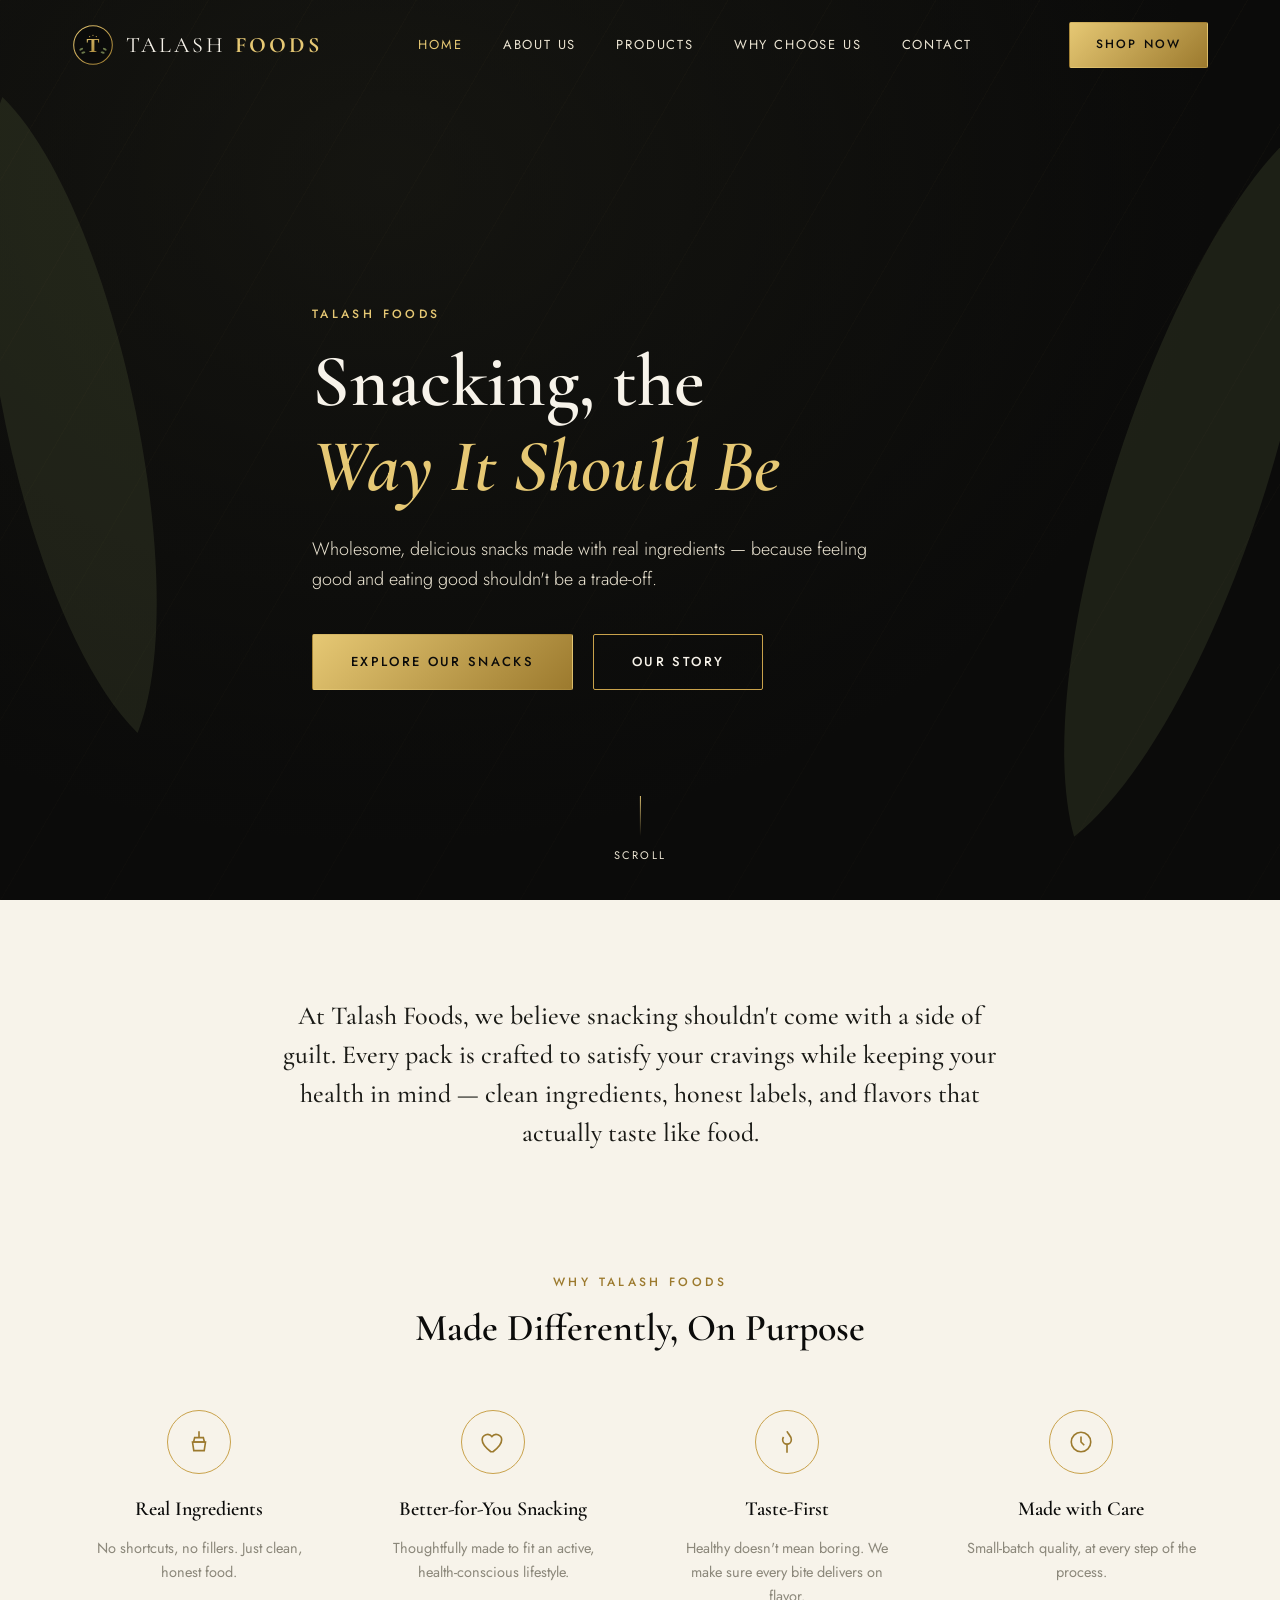
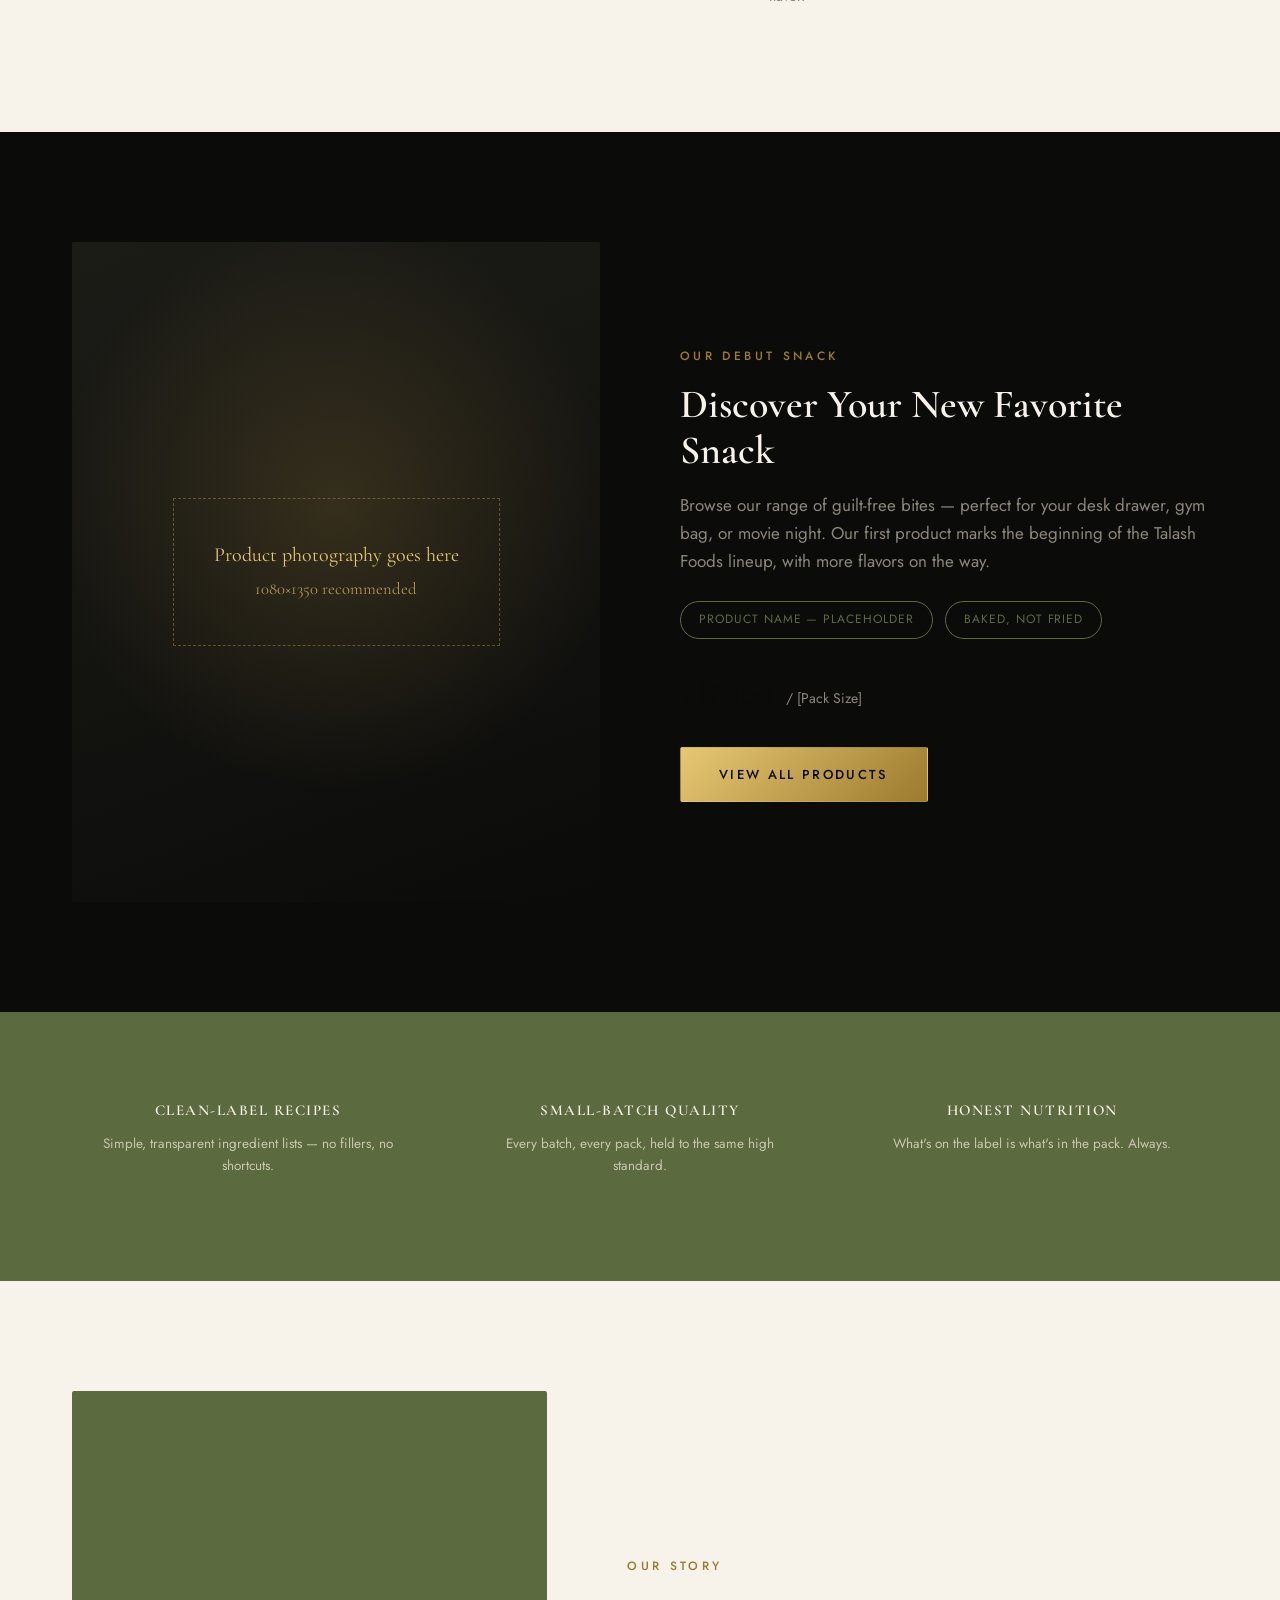
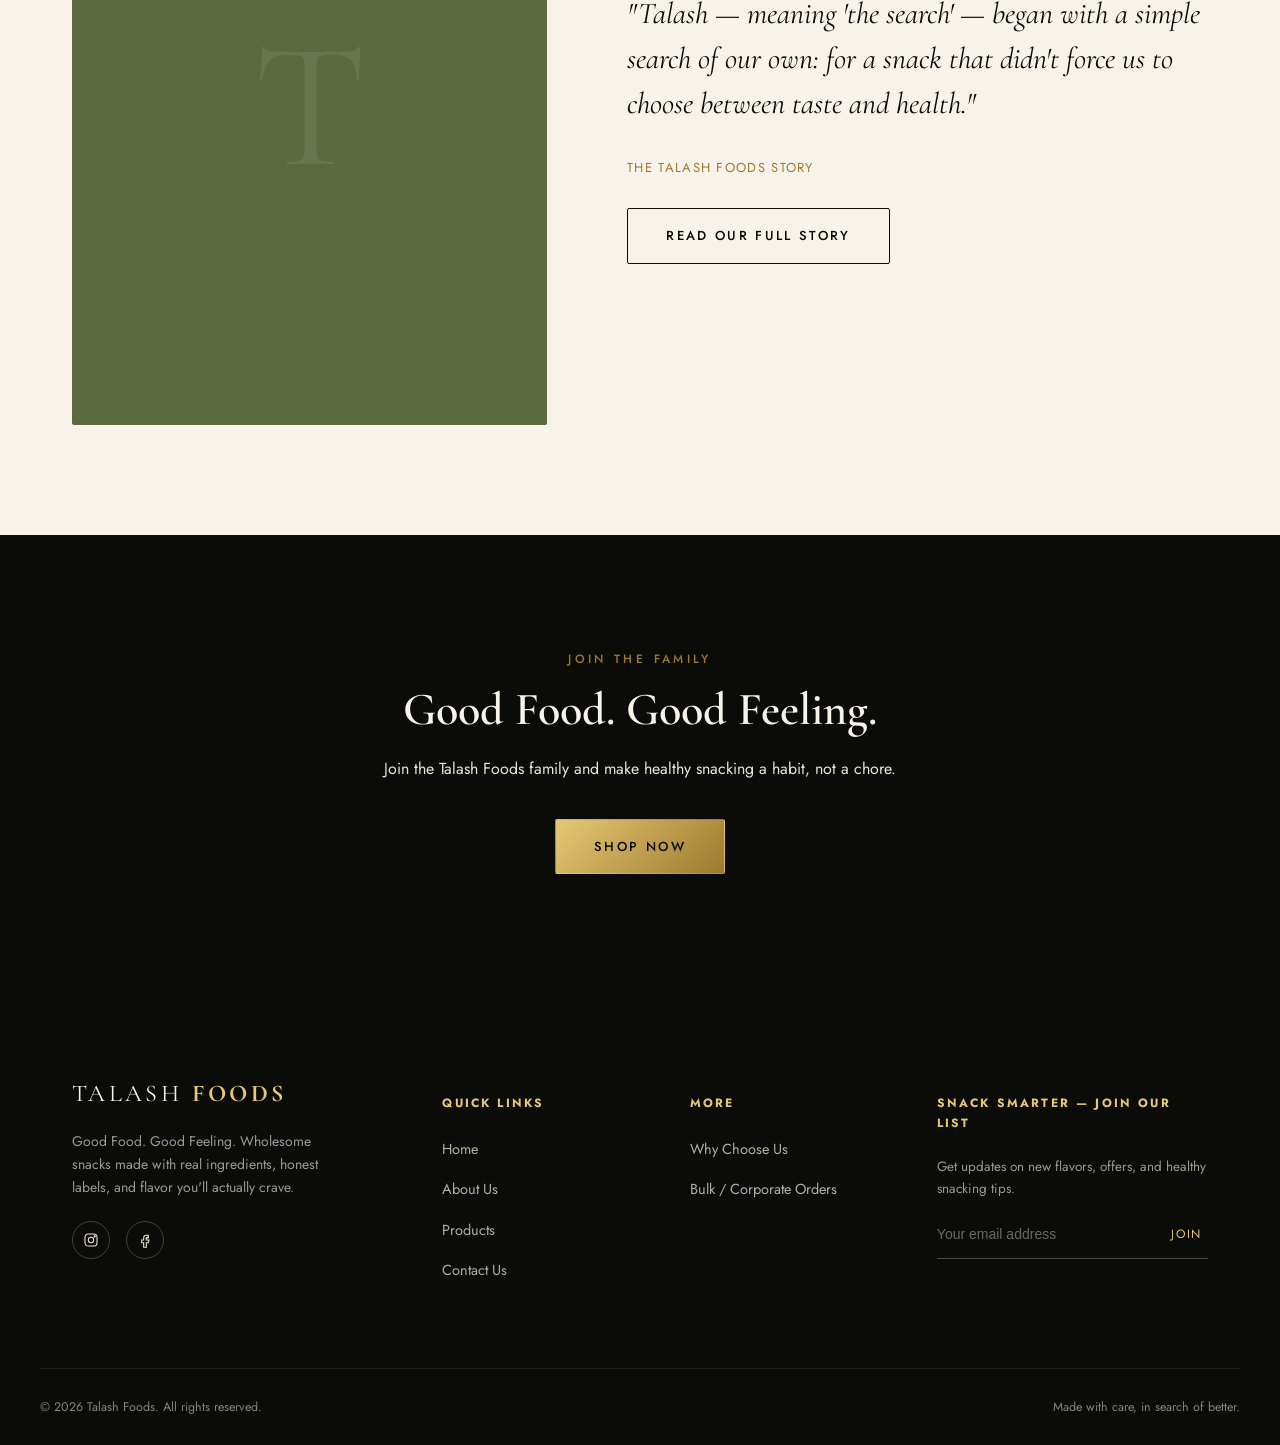
<file: index.html>
<!DOCTYPE html>
<html lang="en">
<head>
<meta charset="UTF-8">
<meta name="viewport" content="width=device-width, initial-scale=1.0">
<title>Talash Foods — Snacking, the Way It Should Be</title>
<meta name="description" content="Wholesome, delicious snacks made with real ingredients. Talash Foods — clean ingredients, honest labels, flavors that actually taste like food.">
<link rel="icon" type="image/svg+xml" href="assets/images/logo-mark.svg">
<link rel="preconnect" href="https://fonts.googleapis.com">
<link href="https://fonts.googleapis.com/css2?family=Cormorant+Garamond:ital,wght@0,500;0,600;0,700;1,500;1,600&family=Jost:wght@300;400;500;600&display=swap" rel="stylesheet">
<link rel="stylesheet" href="assets/css/style.css">
</head>
<body>

<!-- ===== HEADER ===== -->
<header class="site-header">
  <div class="container nav-inner">
    <a href="index.html" class="brand">
      <img src="assets/images/logo-mark.svg" alt="Talash Foods" class="brand-mark">
      <span class="brand-word">TALASH <b>FOODS</b></span>
    </a>
    <nav class="nav-links">
      <a href="index.html" class="is-active">Home</a>
      <a href="about.html">About Us</a>
      <a href="products.html">Products</a>
      <a href="why-choose-us.html">Why Choose Us</a>
      <a href="contact.html">Contact</a>
    </nav>
    <a href="products.html" class="btn btn--gold nav-cta">Shop Now</a>
    <button class="nav-toggle" aria-label="Toggle menu"><span></span><span></span><span></span></button>
  </div>
</header>

<!-- ===== HERO ===== -->
<section class="hero">
  <svg class="hero-leaf hero-leaf--left" viewBox="0 0 120 300" xmlns="http://www.w3.org/2000/svg"><path d="M60 0 C20 60 20 240 60 300 C100 240 100 60 60 0 Z" fill="#7c8b56"/></svg>
  <svg class="hero-leaf hero-leaf--right" viewBox="0 0 120 300" xmlns="http://www.w3.org/2000/svg"><path d="M60 0 C20 60 20 240 60 300 C100 240 100 60 60 0 Z" fill="#7c8b56"/></svg>
  <div class="container hero-content">
    <span class="eyebrow">Talash Foods</span>
    <h1 class="hero-title">Snacking, the<br><em>Way It Should Be</em></h1>
    <p class="hero-sub">Wholesome, delicious snacks made with real ingredients — because feeling good and eating good shouldn't be a trade-off.</p>
    <div class="hero-actions">
      <a href="products.html" class="btn btn--gold">Explore Our Snacks</a>
      <a href="about.html" class="btn btn--outline">Our Story</a>
    </div>
  </div>
  <div class="hero-scroll"><span></span>Scroll</div>
</section>

<!-- ===== INTRO STRIP ===== -->
<section class="section section--tight">
  <div class="container intro-strip reveal">
    <p>At Talash Foods, we believe snacking shouldn't come with a side of guilt. Every pack is crafted to satisfy your cravings while keeping your health in mind — clean ingredients, honest labels, and flavors that actually taste like food.</p>
  </div>
</section>

<!-- ===== WHY TALASH FOODS ===== -->
<section class="section" style="padding-top:20px;">
  <div class="container center reveal">
    <span class="eyebrow">Why Talash Foods</span>
    <h2 style="font-size:38px;">Made Differently, On Purpose</h2>
  </div>
  <div class="container feature-grid">
    <div class="feature-card reveal">
      <div class="feature-icon">
        <svg width="26" height="26" viewBox="0 0 24 24" fill="none" stroke="currentColor" stroke-width="1.5"><path d="M12 2v6M8 8h8l1 4H7l1-4Z"/><path d="M6 12h12l-1.2 8H7.2L6 12Z"/></svg>
      </div>
      <h3>Real Ingredients</h3>
      <p>No shortcuts, no fillers. Just clean, honest food.</p>
    </div>
    <div class="feature-card reveal">
      <div class="feature-icon">
        <svg width="26" height="26" viewBox="0 0 24 24" fill="none" stroke="currentColor" stroke-width="1.5"><path d="M12 21c4-3 8-6.5 8-11a5 5 0 0 0-9-3 5 5 0 0 0-9 3c0 4.5 4 8 8 11Z"/></svg>
      </div>
      <h3>Better-for-You Snacking</h3>
      <p>Thoughtfully made to fit an active, health-conscious lifestyle.</p>
    </div>
    <div class="feature-card reveal">
      <div class="feature-icon">
        <svg width="26" height="26" viewBox="0 0 24 24" fill="none" stroke="currentColor" stroke-width="1.5"><path d="M12 2c1 3 4 4 4 8a4 4 0 0 1-8 0c0-1 .3-1.8.8-2.6"/><path d="M12 14v8"/></svg>
      </div>
      <h3>Taste-First</h3>
      <p>Healthy doesn't mean boring. We make sure every bite delivers on flavor.</p>
    </div>
    <div class="feature-card reveal">
      <div class="feature-icon">
        <svg width="26" height="26" viewBox="0 0 24 24" fill="none" stroke="currentColor" stroke-width="1.5"><circle cx="12" cy="12" r="9"/><path d="M12 7v5l3 3"/></svg>
      </div>
      <h3>Made with Care</h3>
      <p>Small-batch quality, at every step of the process.</p>
    </div>
  </div>
</section>

<!-- ===== FEATURED PRODUCT SPOTLIGHT ===== -->
<section class="section section--dark">
  <div class="container">
    <div class="spotlight">
      <div class="spotlight-visual reveal">
        <div class="placeholder-badge">Product photography goes here<br><small style="opacity:.7;">1080×1350 recommended</small></div>
      </div>
      <div class="spotlight-copy reveal">
        <span class="eyebrow">Our Debut Snack</span>
        <h2>Discover Your New Favorite Snack</h2>
        <p class="lead">Browse our range of guilt-free bites — perfect for your desk drawer, gym bag, or movie night. Our first product marks the beginning of the Talash Foods lineup, with more flavors on the way.</p>
        <div class="spotlight-highlights">
          <span class="pill">Product Name — Placeholder</span>
          <span class="pill">Baked, Not Fried</span>
        </div>
        <div class="spotlight-price">₹ [Price] <span>/ [Pack Size]</span></div>
        <a href="products.html" class="btn btn--gold">View All Products</a>
      </div>
    </div>
  </div>
</section>

<!-- ===== TRUST STRIP ===== -->
<section class="section--olive section--tight">
  <div class="container trust-strip">
    <div class="trust-item reveal">
      <h4>Clean-Label Recipes</h4>
      <p>Simple, transparent ingredient lists — no fillers, no shortcuts.</p>
    </div>
    <div class="trust-item reveal">
      <h4>Small-Batch Quality</h4>
      <p>Every batch, every pack, held to the same high standard.</p>
    </div>
    <div class="trust-item reveal">
      <h4>Honest Nutrition</h4>
      <p>What's on the label is what's in the pack. Always.</p>
    </div>
  </div>
</section>

<!-- ===== STORY TEASER ===== -->
<section class="section">
  <div class="container story-teaser">
    <div class="reveal">
      <div class="story-visual"></div>
    </div>
    <div class="reveal">
      <span class="eyebrow">Our Story</span>
      <blockquote>"Talash — meaning 'the search' — began with a simple search of our own: for a snack that didn't force us to choose between taste and health."</blockquote>
      <cite>The Talash Foods Story</cite>
      <div style="margin-top:28px;">
        <a href="about.html" class="btn btn--outline-dark">Read Our Full Story</a>
      </div>
    </div>
  </div>
</section>

<!-- ===== CLOSING BANNER ===== -->
<section class="section section--dark closing-banner">
  <div class="container reveal">
    <span class="eyebrow">Join the Family</span>
    <h2>Good Food. Good Feeling.</h2>
    <p>Join the Talash Foods family and make healthy snacking a habit, not a chore.</p>
    <a href="products.html" class="btn btn--gold">Shop Now</a>
  </div>
</section>

<!-- ===== FOOTER ===== -->
<footer class="site-footer">
  <div class="container footer-top">
    <div class="footer-brand">
      <span class="brand-word">TALASH <b>FOODS</b></span>
      <p>Good Food. Good Feeling. Wholesome snacks made with real ingredients, honest labels, and flavor you'll actually crave.</p>
      <div class="footer-social">
        <a href="#" aria-label="Instagram"><svg width="16" height="16" viewBox="0 0 24 24" fill="none" stroke="currentColor" stroke-width="1.6"><rect x="3" y="3" width="18" height="18" rx="5"/><circle cx="12" cy="12" r="4"/><circle cx="17.5" cy="6.5" r="1"/></svg></a>
        <a href="#" aria-label="Facebook"><svg width="16" height="16" viewBox="0 0 24 24" fill="none" stroke="currentColor" stroke-width="1.6"><path d="M14 9h3V5h-3a4 4 0 0 0-4 4v3H7v4h3v7h4v-7h3l1-4h-4V9a1 1 0 0 1 1-1Z"/></svg></a>
      </div>
    </div>
    <div class="footer-col">
      <h5>Quick Links</h5>
      <ul>
        <li><a href="index.html">Home</a></li>
        <li><a href="about.html">About Us</a></li>
        <li><a href="products.html">Products</a></li>
        <li><a href="contact.html">Contact Us</a></li>
      </ul>
    </div>
    <div class="footer-col">
      <h5>More</h5>
      <ul>
        <li><a href="why-choose-us.html">Why Choose Us</a></li>
        <li><a href="contact.html">Bulk / Corporate Orders</a></li>
      </ul>
    </div>
    <div class="footer-col footer-newsletter">
      <h5>Snack Smarter — Join Our List</h5>
      <p style="font-size:13.5px;opacity:.65;">Get updates on new flavors, offers, and healthy snacking tips.</p>
      <form data-newsletter-form>
        <input type="email" placeholder="Your email address" required>
        <button type="submit">Join</button>
      </form>
    </div>
  </div>
  <div class="container footer-bottom">
    <span>© <span id="year"></span> Talash Foods. All rights reserved.</span>
    <span>Made with care, in search of better.</span>
  </div>
</footer>

<script>document.getElementById('year').textContent = new Date().getFullYear();</script>
<script src="assets/js/main.js"></script>
</body>
</html>
</file>
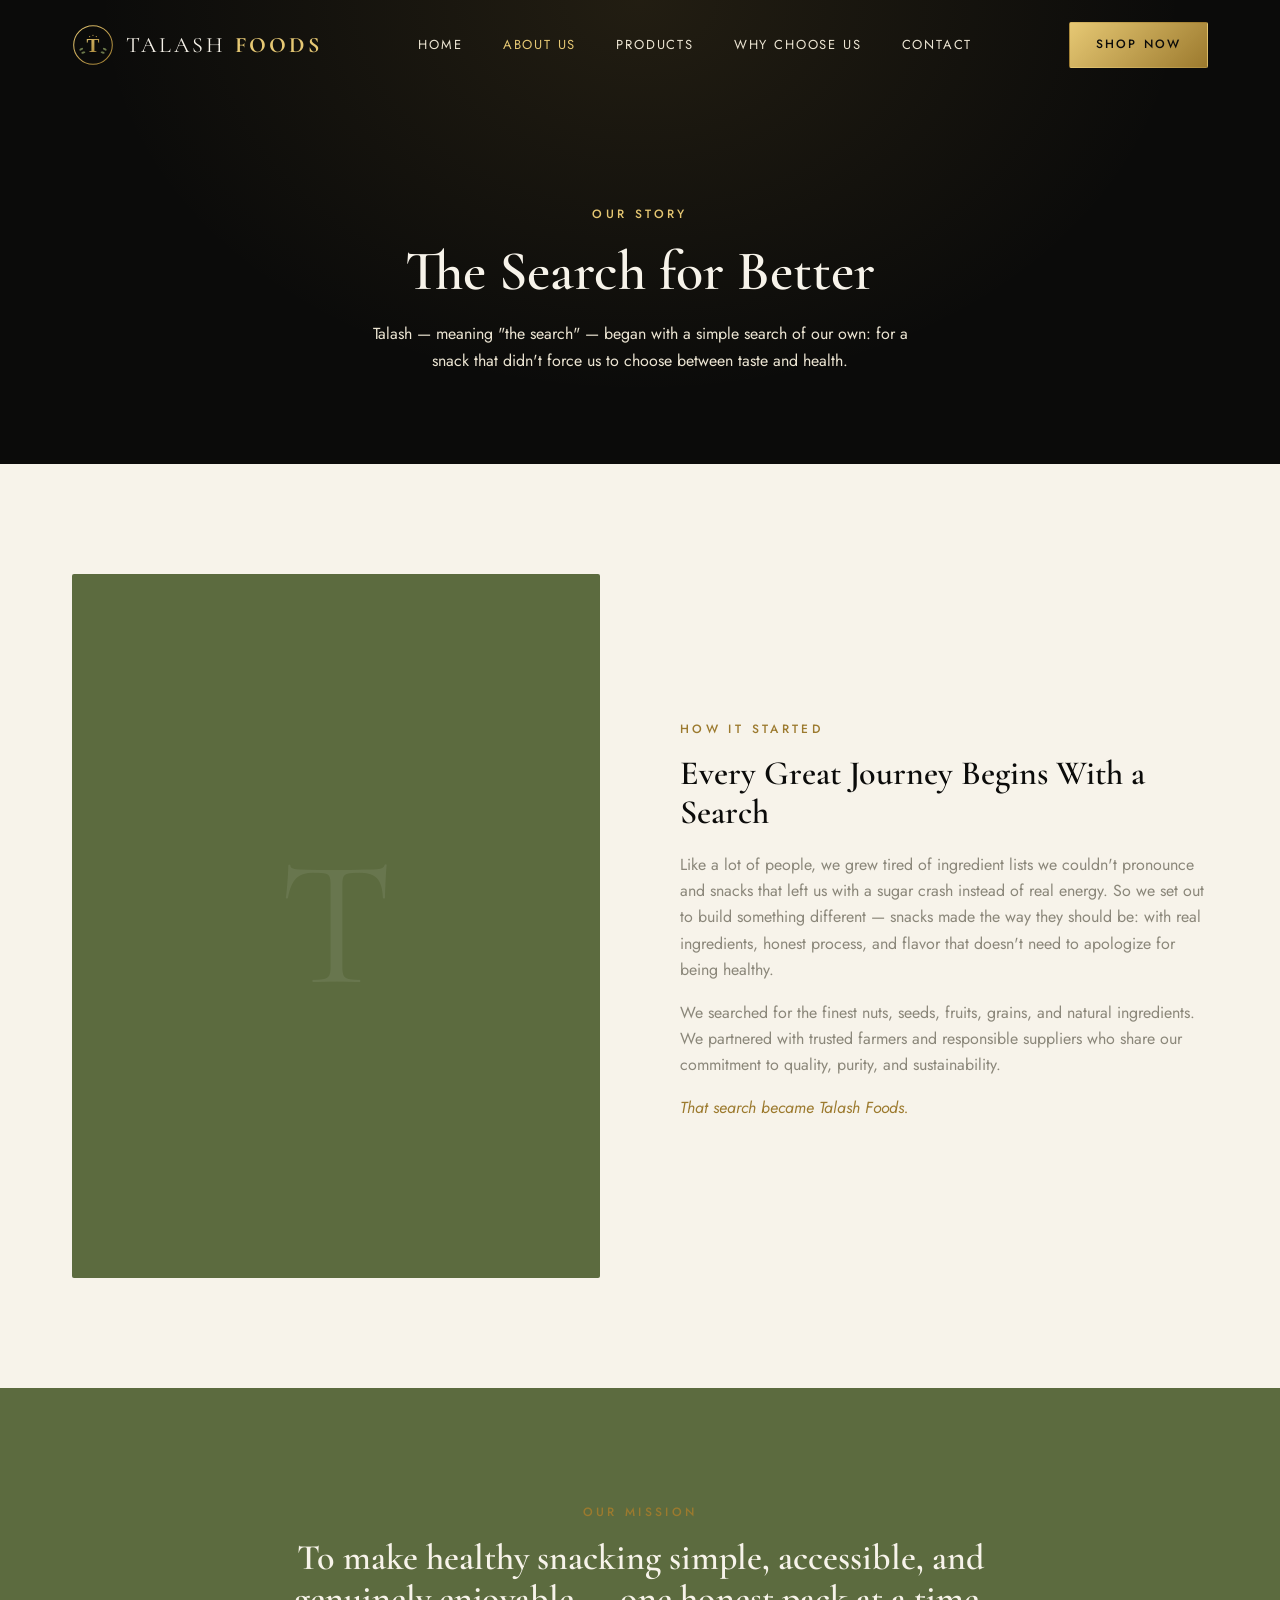
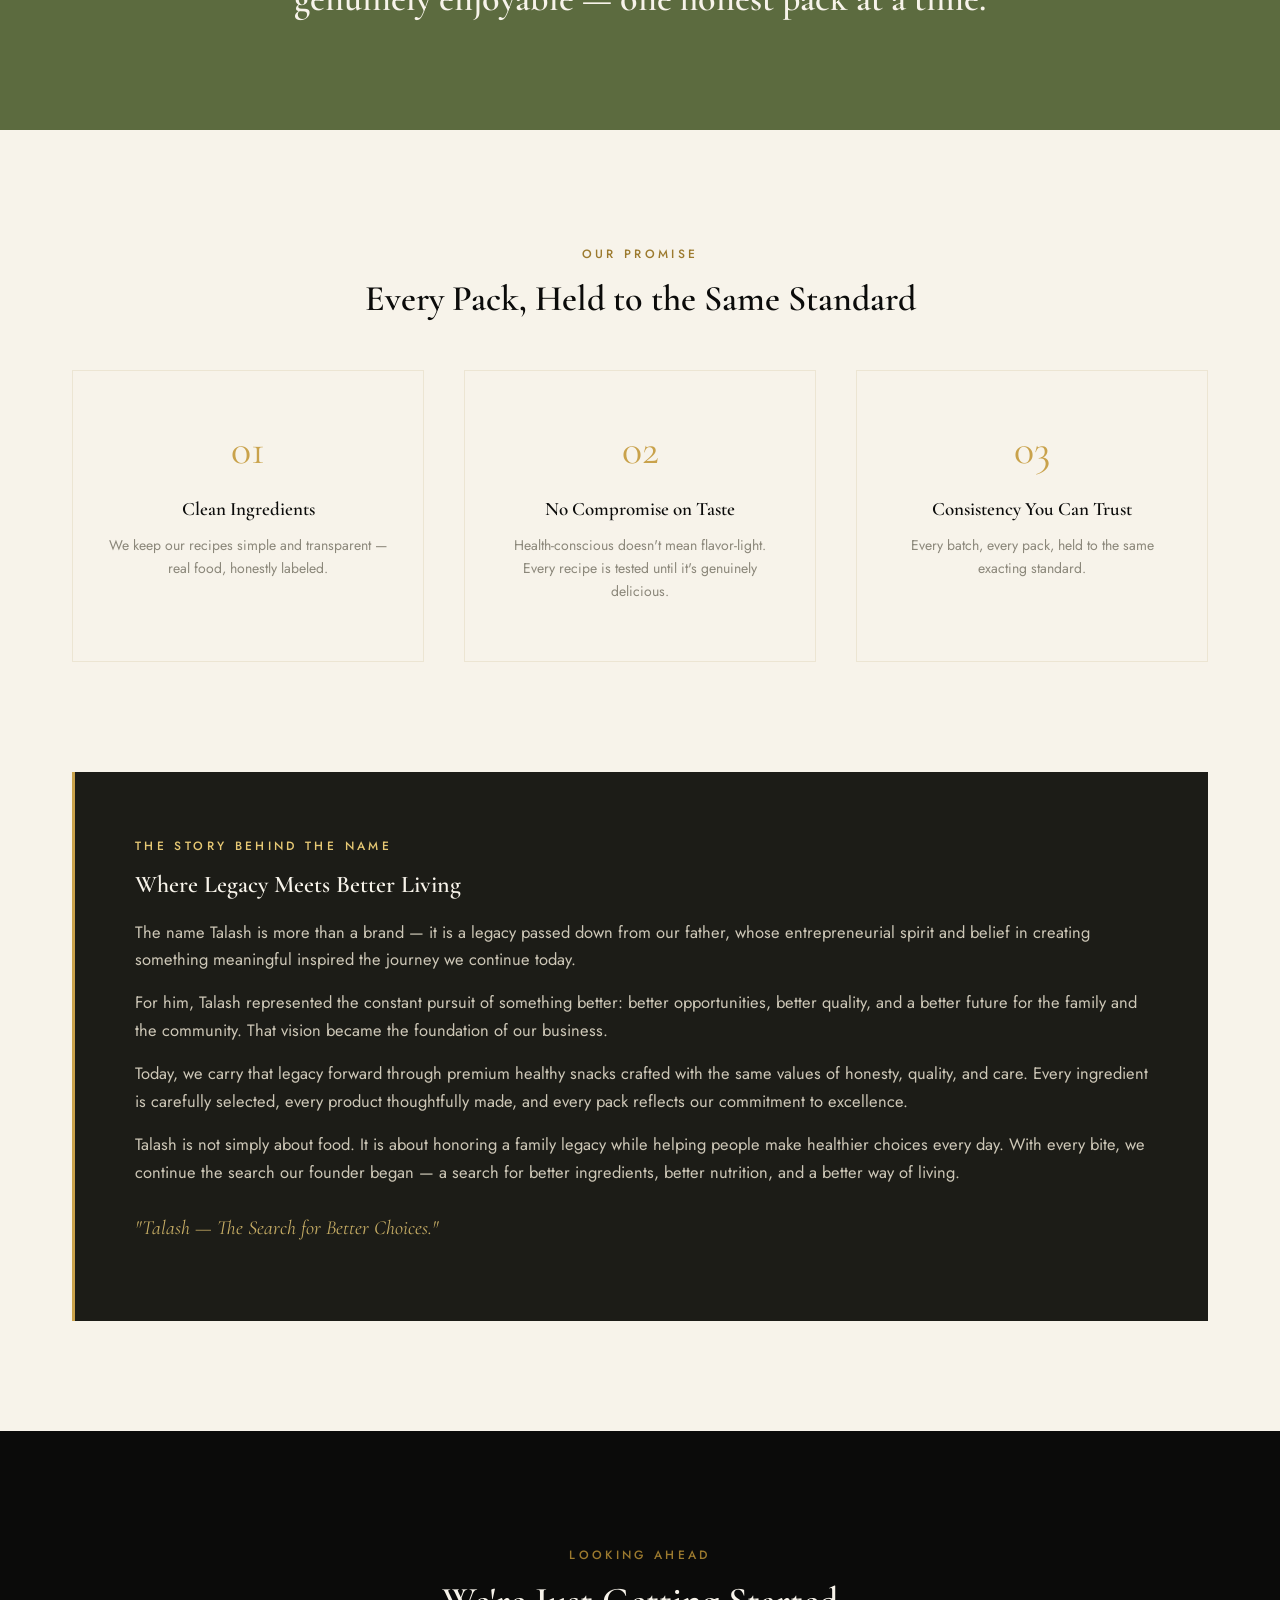
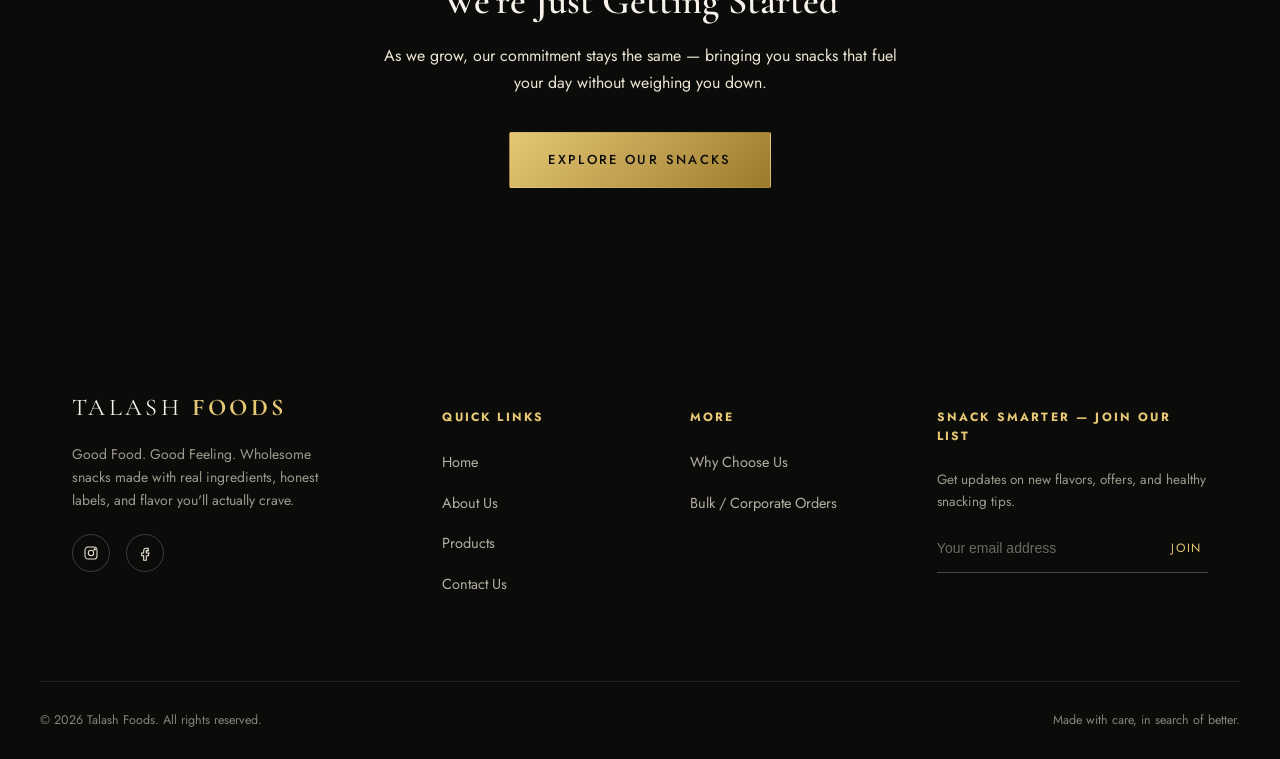
<file: about.html>
<!DOCTYPE html>
<html lang="en">
<head>
<meta charset="UTF-8">
<meta name="viewport" content="width=device-width, initial-scale=1.0">
<title>Our Story — Talash Foods</title>
<meta name="description" content="Talash means the search. Discover the story behind Talash Foods — a family legacy of searching for better ingredients, honest nutrition, and better living.">
<link rel="icon" type="image/svg+xml" href="assets/images/logo-mark.svg">
<link rel="preconnect" href="https://fonts.googleapis.com">
<link href="https://fonts.googleapis.com/css2?family=Cormorant+Garamond:ital,wght@0,500;0,600;0,700;1,500;1,600&family=Jost:wght@300;400;500;600&display=swap" rel="stylesheet">
<link rel="stylesheet" href="assets/css/style.css">
</head>
<body>

<header class="site-header">
  <div class="container nav-inner">
    <a href="index.html" class="brand">
      <img src="assets/images/logo-mark.svg" alt="Talash Foods" class="brand-mark">
      <span class="brand-word">TALASH <b>FOODS</b></span>
    </a>
    <nav class="nav-links">
      <a href="index.html">Home</a>
      <a href="about.html" class="is-active">About Us</a>
      <a href="products.html">Products</a>
      <a href="why-choose-us.html">Why Choose Us</a>
      <a href="contact.html">Contact</a>
    </nav>
    <a href="products.html" class="btn btn--gold nav-cta">Shop Now</a>
    <button class="nav-toggle" aria-label="Toggle menu"><span></span><span></span><span></span></button>
  </div>
</header>

<section class="page-hero">
  <div class="container">
    <span class="eyebrow">Our Story</span>
    <h1>The Search for Better</h1>
    <p>Talash — meaning "the search" — began with a simple search of our own: for a snack that didn't force us to choose between taste and health.</p>
  </div>
</section>

<!-- ===== ORIGIN STORY ===== -->
<section class="section">
  <div class="container two-col">
    <div class="reveal">
      <div class="story-visual"></div>
    </div>
    <div class="reveal">
      <span class="eyebrow">How It Started</span>
      <h2 style="font-size:34px;margin-bottom:20px;">Every Great Journey Begins With a Search</h2>
      <p>Like a lot of people, we grew tired of ingredient lists we couldn't pronounce and snacks that left us with a sugar crash instead of real energy. So we set out to build something different — snacks made the way they should be: with real ingredients, honest process, and flavor that doesn't need to apologize for being healthy.</p>
      <p>We searched for the finest nuts, seeds, fruits, grains, and natural ingredients. We partnered with trusted farmers and responsible suppliers who share our commitment to quality, purity, and sustainability.</p>
      <p style="font-style:italic;color:var(--gold-deep);">That search became Talash Foods.</p>
    </div>
  </div>
</section>

<!-- ===== MISSION ===== -->
<section class="section section--olive">
  <div class="container center reveal" style="max-width:760px;">
    <span class="eyebrow">Our Mission</span>
    <h2 style="font-size:36px;">To make healthy snacking simple, accessible, and genuinely enjoyable — one honest pack at a time.</h2>
  </div>
</section>

<!-- ===== PROMISE ===== -->
<section class="section">
  <div class="container center reveal" style="margin-bottom:50px;">
    <span class="eyebrow">Our Promise</span>
    <h2 style="font-size:36px;">Every Pack, Held to the Same Standard</h2>
  </div>
  <div class="container promise-grid">
    <div class="promise-card reveal">
      <span class="num">01</span>
      <h3>Clean Ingredients</h3>
      <p>We keep our recipes simple and transparent — real food, honestly labeled.</p>
    </div>
    <div class="promise-card reveal">
      <span class="num">02</span>
      <h3>No Compromise on Taste</h3>
      <p>Health-conscious doesn't mean flavor-light. Every recipe is tested until it's genuinely delicious.</p>
    </div>
    <div class="promise-card reveal">
      <span class="num">03</span>
      <h3>Consistency You Can Trust</h3>
      <p>Every batch, every pack, held to the same exacting standard.</p>
    </div>
  </div>
</section>

<!-- ===== LEGACY ===== -->
<section class="section" style="padding-top:0;">
  <div class="container">
    <div class="legacy-block reveal">
      <span class="eyebrow" style="color:var(--gold-light);">The Story Behind the Name</span>
      <h2>Where Legacy Meets Better Living</h2>
      <p>The name Talash is more than a brand — it is a legacy passed down from our father, whose entrepreneurial spirit and belief in creating something meaningful inspired the journey we continue today.</p>
      <p>For him, Talash represented the constant pursuit of something better: better opportunities, better quality, and a better future for the family and the community. That vision became the foundation of our business.</p>
      <p>Today, we carry that legacy forward through premium healthy snacks crafted with the same values of honesty, quality, and care. Every ingredient is carefully selected, every product thoughtfully made, and every pack reflects our commitment to excellence.</p>
      <p>Talash is not simply about food. It is about honoring a family legacy while helping people make healthier choices every day. With every bite, we continue the search our founder began — a search for better ingredients, better nutrition, and a better way of living.</p>
      <p class="signoff">"Talash — The Search for Better Choices."</p>
    </div>
  </div>
</section>

<!-- ===== LOOKING AHEAD ===== -->
<section class="section section--dark closing-banner">
  <div class="container reveal" style="max-width:640px;">
    <span class="eyebrow">Looking Ahead</span>
    <h2 style="font-size:38px;">We're Just Getting Started</h2>
    <p>As we grow, our commitment stays the same — bringing you snacks that fuel your day without weighing you down.</p>
    <a href="products.html" class="btn btn--gold">Explore Our Snacks</a>
  </div>
</section>

<!-- ===== FOOTER ===== -->
<footer class="site-footer">
  <div class="container footer-top">
    <div class="footer-brand">
      <span class="brand-word">TALASH <b>FOODS</b></span>
      <p>Good Food. Good Feeling. Wholesome snacks made with real ingredients, honest labels, and flavor you'll actually crave.</p>
      <div class="footer-social">
        <a href="#" aria-label="Instagram"><svg width="16" height="16" viewBox="0 0 24 24" fill="none" stroke="currentColor" stroke-width="1.6"><rect x="3" y="3" width="18" height="18" rx="5"/><circle cx="12" cy="12" r="4"/><circle cx="17.5" cy="6.5" r="1"/></svg></a>
        <a href="#" aria-label="Facebook"><svg width="16" height="16" viewBox="0 0 24 24" fill="none" stroke="currentColor" stroke-width="1.6"><path d="M14 9h3V5h-3a4 4 0 0 0-4 4v3H7v4h3v7h4v-7h3l1-4h-4V9a1 1 0 0 1 1-1Z"/></svg></a>
      </div>
    </div>
    <div class="footer-col">
      <h5>Quick Links</h5>
      <ul>
        <li><a href="index.html">Home</a></li>
        <li><a href="about.html">About Us</a></li>
        <li><a href="products.html">Products</a></li>
        <li><a href="contact.html">Contact Us</a></li>
      </ul>
    </div>
    <div class="footer-col">
      <h5>More</h5>
      <ul>
        <li><a href="why-choose-us.html">Why Choose Us</a></li>
        <li><a href="contact.html">Bulk / Corporate Orders</a></li>
      </ul>
    </div>
    <div class="footer-col footer-newsletter">
      <h5>Snack Smarter — Join Our List</h5>
      <p style="font-size:13.5px;opacity:.65;">Get updates on new flavors, offers, and healthy snacking tips.</p>
      <form data-newsletter-form>
        <input type="email" placeholder="Your email address" required>
        <button type="submit">Join</button>
      </form>
    </div>
  </div>
  <div class="container footer-bottom">
    <span>© <span id="year"></span> Talash Foods. All rights reserved.</span>
    <span>Made with care, in search of better.</span>
  </div>
</footer>

<script>document.getElementById('year').textContent = new Date().getFullYear();</script>
<script src="assets/js/main.js"></script>
</body>
</html>
</file>
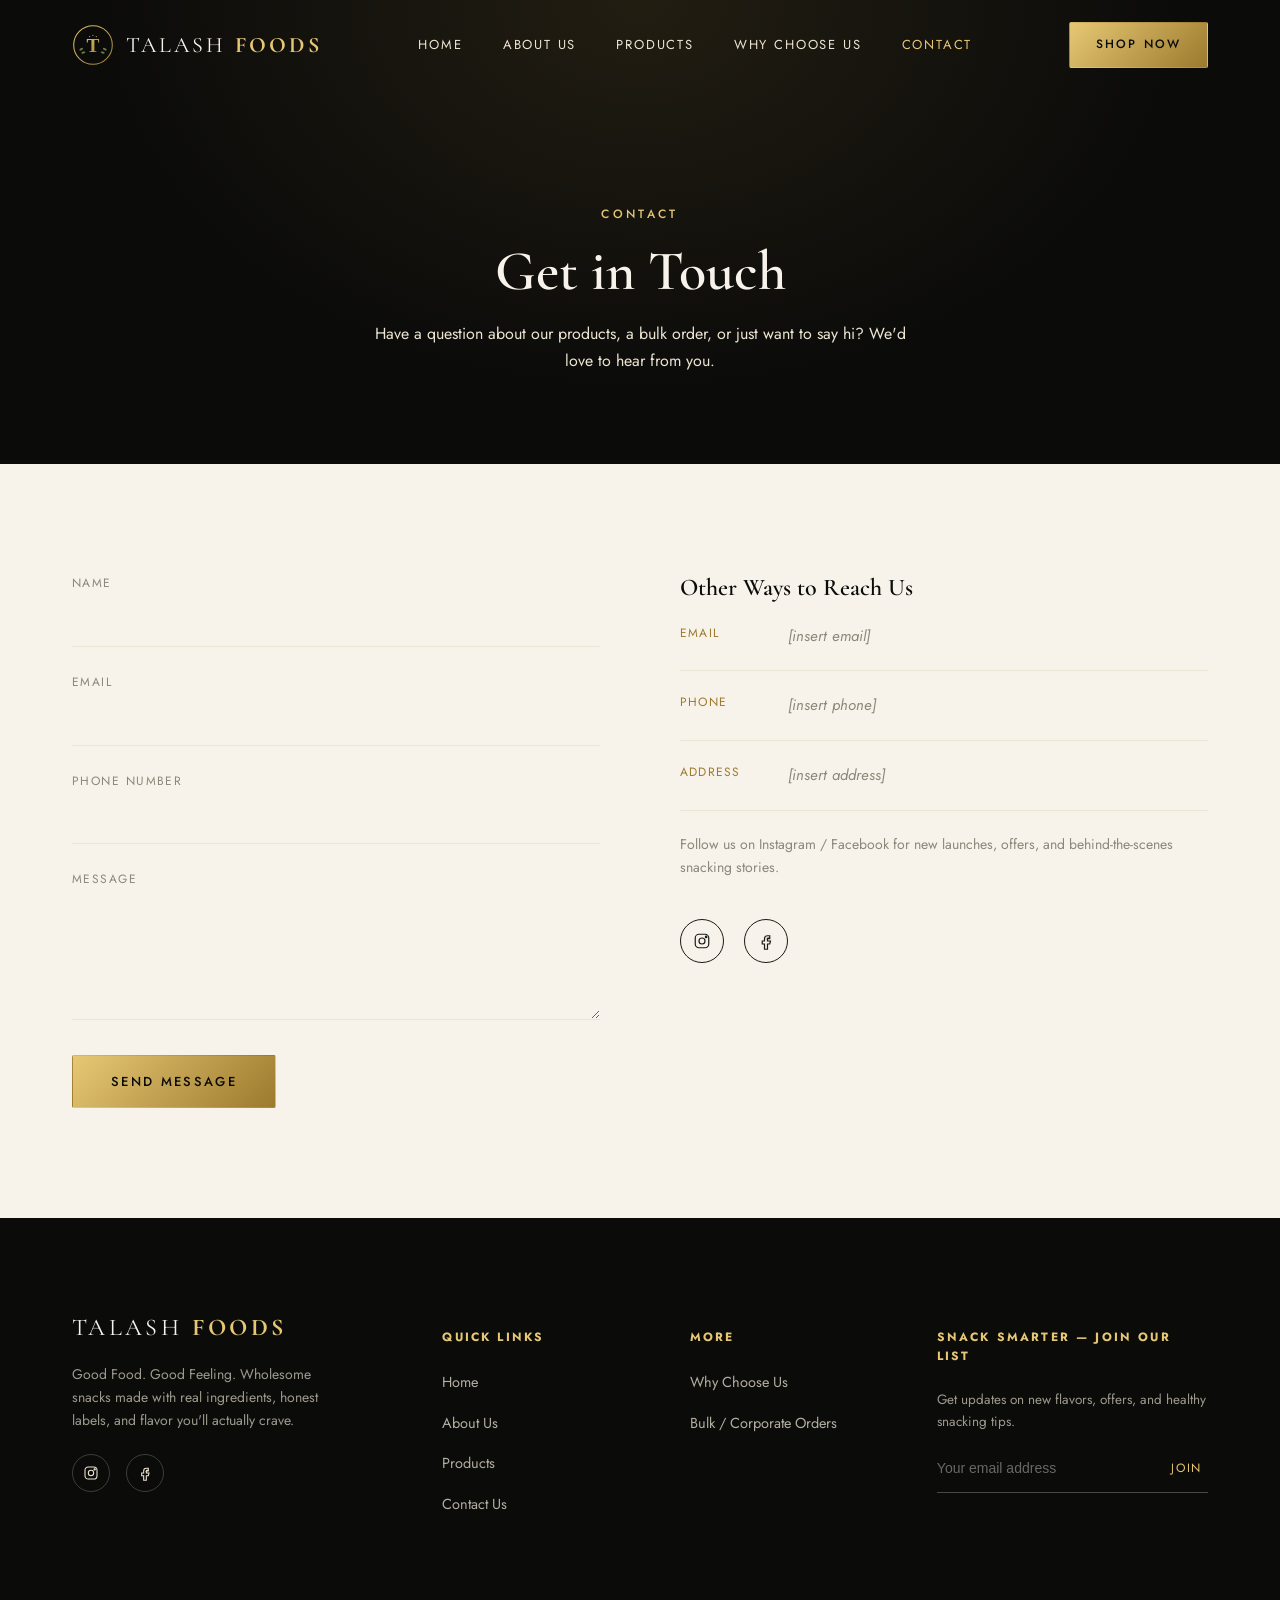
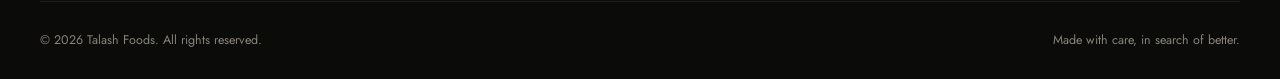
<file: contact.html>
<!DOCTYPE html>
<html lang="en">
<head>
<meta charset="UTF-8">
<meta name="viewport" content="width=device-width, initial-scale=1.0">
<title>Contact Us — Talash Foods</title>
<meta name="description" content="Have a question about our products, a bulk order, or just want to say hi? We'd love to hear from you.">
<link rel="icon" type="image/svg+xml" href="assets/images/logo-mark.svg">
<link rel="preconnect" href="https://fonts.googleapis.com">
<link href="https://fonts.googleapis.com/css2?family=Cormorant+Garamond:ital,wght@0,500;0,600;0,700;1,500;1,600&family=Jost:wght@300;400;500;600&display=swap" rel="stylesheet">
<link rel="stylesheet" href="assets/css/style.css">
</head>
<body>

<header class="site-header">
  <div class="container nav-inner">
    <a href="index.html" class="brand">
      <img src="assets/images/logo-mark.svg" alt="Talash Foods" class="brand-mark">
      <span class="brand-word">TALASH <b>FOODS</b></span>
    </a>
    <nav class="nav-links">
      <a href="index.html">Home</a>
      <a href="about.html">About Us</a>
      <a href="products.html">Products</a>
      <a href="why-choose-us.html">Why Choose Us</a>
      <a href="contact.html" class="is-active">Contact</a>
    </nav>
    <a href="products.html" class="btn btn--gold nav-cta">Shop Now</a>
    <button class="nav-toggle" aria-label="Toggle menu"><span></span><span></span><span></span></button>
  </div>
</header>

<section class="page-hero">
  <div class="container">
    <span class="eyebrow">Contact</span>
    <h1>Get in Touch</h1>
    <p>Have a question about our products, a bulk order, or just want to say hi? We'd love to hear from you.</p>
  </div>
</section>

<section class="section">
  <div class="container contact-grid">

    <div class="contact-form reveal">
      <form data-contact-form>
        <div class="field">
          <label for="name">Name</label>
          <input type="text" id="name" name="name" required>
        </div>
        <div class="field">
          <label for="email">Email</label>
          <input type="email" id="email" name="email" required>
        </div>
        <div class="field">
          <label for="phone">Phone Number</label>
          <input type="tel" id="phone" name="phone">
        </div>
        <div class="field">
          <label for="message">Message</label>
          <textarea id="message" name="message" required></textarea>
        </div>
        <button type="submit" class="btn btn--gold">Send Message</button>
        <p class="form-status" style="display:none; margin-top:16px; font-size:13.5px; color:var(--muted);"></p>
      </form>
    </div>

    <div class="contact-info reveal">
      <h3>Other Ways to Reach Us</h3>
      <div class="info-row">
        <div class="label">Email</div>
        <div class="value placeholder">[insert email]</div>
      </div>
      <div class="info-row">
        <div class="label">Phone</div>
        <div class="value placeholder">[insert phone]</div>
      </div>
      <div class="info-row">
        <div class="label">Address</div>
        <div class="value placeholder">[insert address]</div>
      </div>
      <p style="font-size:14px;color:var(--muted);margin-top:10px;">Follow us on Instagram / Facebook for new launches, offers, and behind-the-scenes snacking stories.</p>
      <div class="social-strip">
        <a href="#" aria-label="Instagram"><svg width="18" height="18" viewBox="0 0 24 24" fill="none" stroke="currentColor" stroke-width="1.6"><rect x="3" y="3" width="18" height="18" rx="5"/><circle cx="12" cy="12" r="4"/><circle cx="17.5" cy="6.5" r="1"/></svg></a>
        <a href="#" aria-label="Facebook"><svg width="18" height="18" viewBox="0 0 24 24" fill="none" stroke="currentColor" stroke-width="1.6"><path d="M14 9h3V5h-3a4 4 0 0 0-4 4v3H7v4h3v7h4v-7h3l1-4h-4V9a1 1 0 0 1 1-1Z"/></svg></a>
      </div>
    </div>

  </div>
</section>

<!-- ===== FOOTER ===== -->
<footer class="site-footer">
  <div class="container footer-top">
    <div class="footer-brand">
      <span class="brand-word">TALASH <b>FOODS</b></span>
      <p>Good Food. Good Feeling. Wholesome snacks made with real ingredients, honest labels, and flavor you'll actually crave.</p>
      <div class="footer-social">
        <a href="#" aria-label="Instagram"><svg width="16" height="16" viewBox="0 0 24 24" fill="none" stroke="currentColor" stroke-width="1.6"><rect x="3" y="3" width="18" height="18" rx="5"/><circle cx="12" cy="12" r="4"/><circle cx="17.5" cy="6.5" r="1"/></svg></a>
        <a href="#" aria-label="Facebook"><svg width="16" height="16" viewBox="0 0 24 24" fill="none" stroke="currentColor" stroke-width="1.6"><path d="M14 9h3V5h-3a4 4 0 0 0-4 4v3H7v4h3v7h4v-7h3l1-4h-4V9a1 1 0 0 1 1-1Z"/></svg></a>
      </div>
    </div>
    <div class="footer-col">
      <h5>Quick Links</h5>
      <ul>
        <li><a href="index.html">Home</a></li>
        <li><a href="about.html">About Us</a></li>
        <li><a href="products.html">Products</a></li>
        <li><a href="contact.html">Contact Us</a></li>
      </ul>
    </div>
    <div class="footer-col">
      <h5>More</h5>
      <ul>
        <li><a href="why-choose-us.html">Why Choose Us</a></li>
        <li><a href="contact.html">Bulk / Corporate Orders</a></li>
      </ul>
    </div>
    <div class="footer-col footer-newsletter">
      <h5>Snack Smarter — Join Our List</h5>
      <p style="font-size:13.5px;opacity:.65;">Get updates on new flavors, offers, and healthy snacking tips.</p>
      <form data-newsletter-form>
        <input type="email" placeholder="Your email address" required>
        <button type="submit">Join</button>
      </form>
    </div>
  </div>
  <div class="container footer-bottom">
    <span>© <span id="year"></span> Talash Foods. All rights reserved.</span>
    <span>Made with care, in search of better.</span>
  </div>
</footer>

<script>document.getElementById('year').textContent = new Date().getFullYear();</script>
<script src="assets/js/main.js"></script>
</body>
</html>
</file>
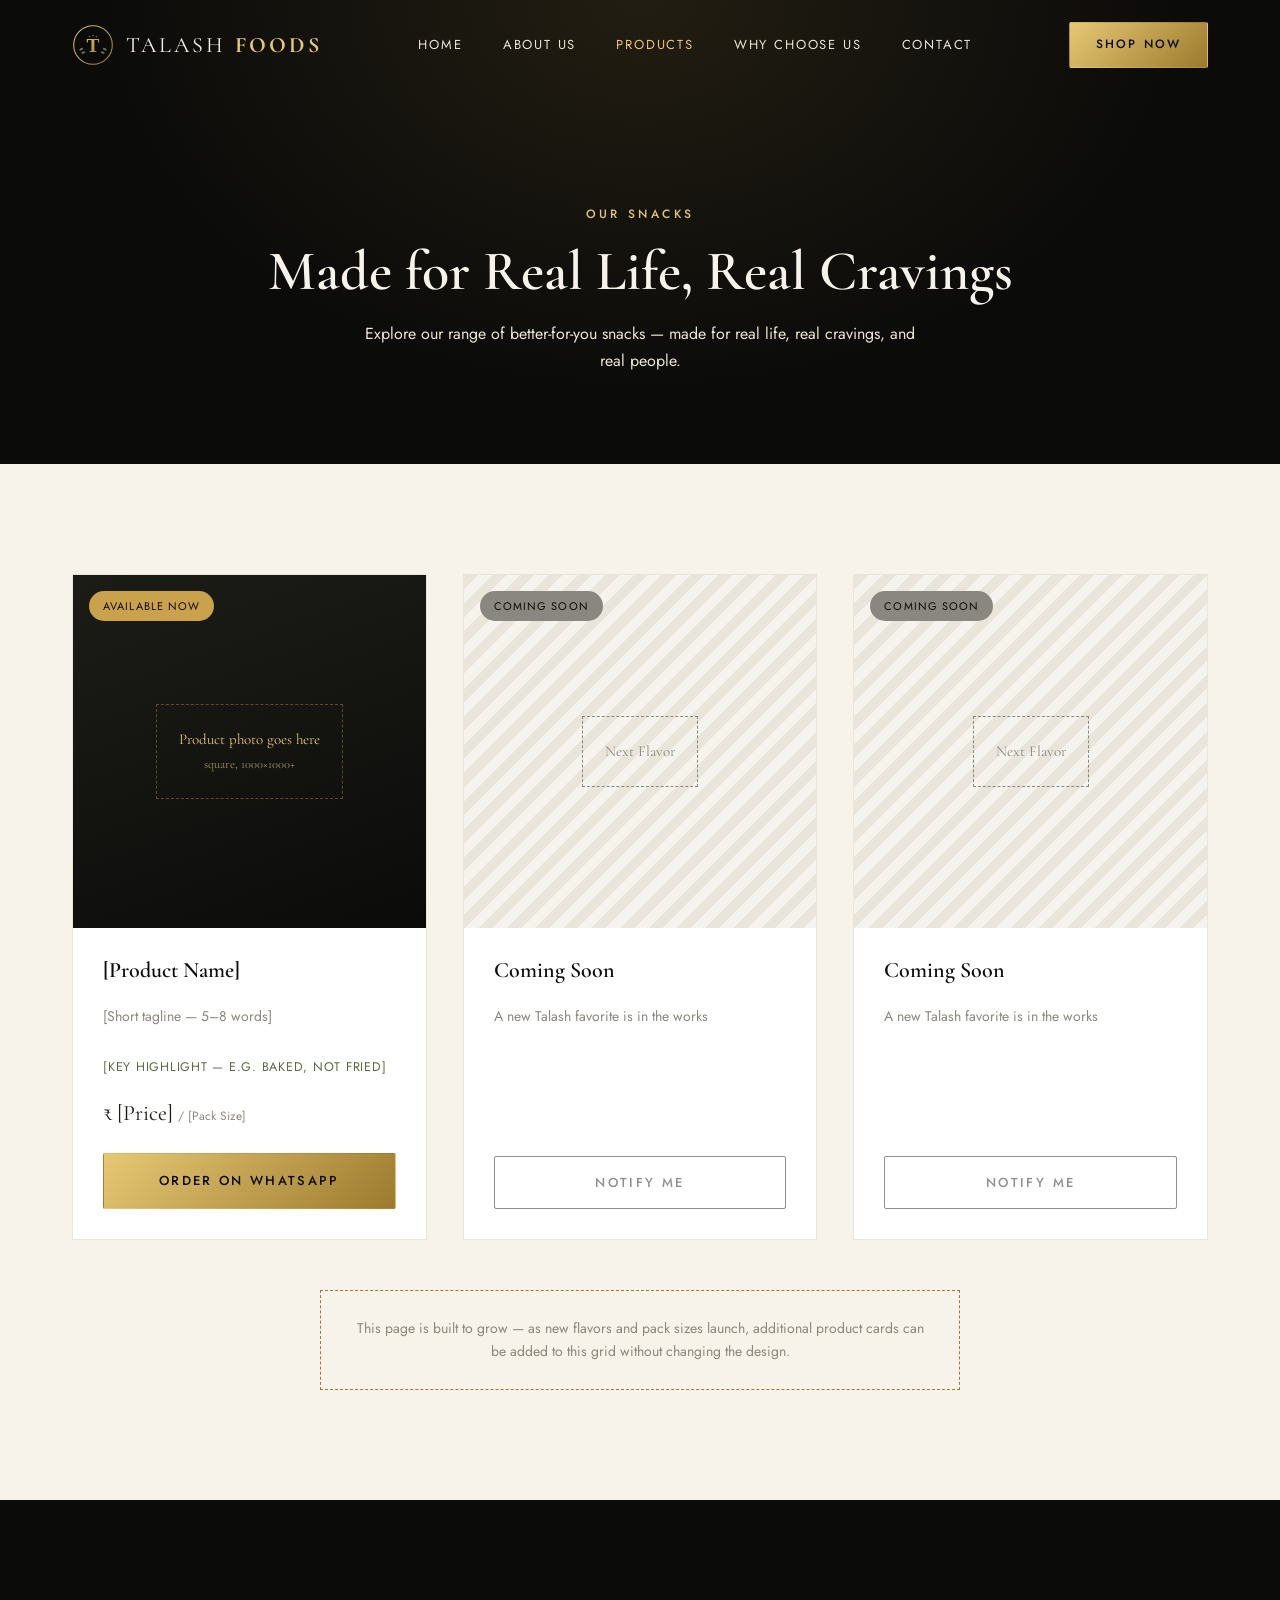
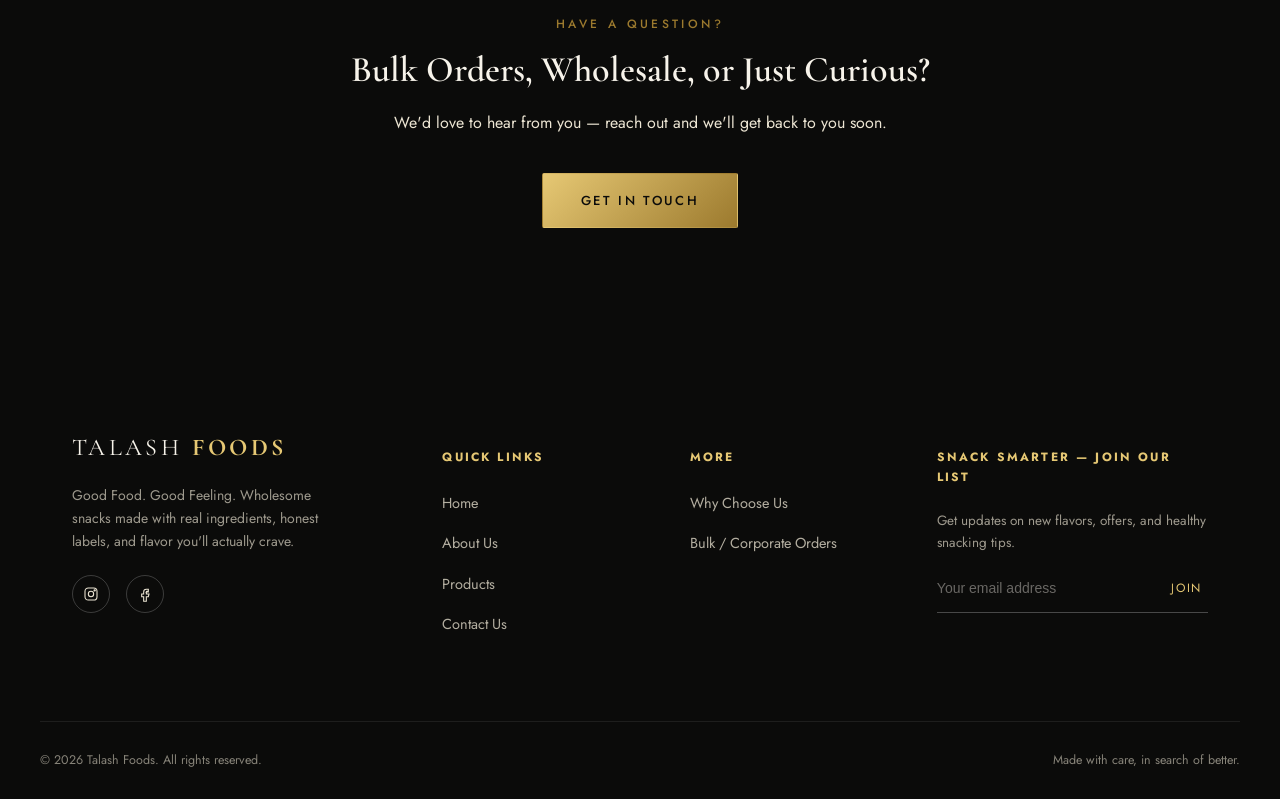
<file: products.html>
<!DOCTYPE html>
<html lang="en">
<head>
<meta charset="UTF-8">
<meta name="viewport" content="width=device-width, initial-scale=1.0">
<title>Our Snacks — Talash Foods</title>
<meta name="description" content="Explore our range of better-for-you snacks — made for real life, real cravings, and real people.">
<link rel="icon" type="image/svg+xml" href="assets/images/logo-mark.svg">
<link rel="preconnect" href="https://fonts.googleapis.com">
<link href="https://fonts.googleapis.com/css2?family=Cormorant+Garamond:ital,wght@0,500;0,600;0,700;1,500;1,600&family=Jost:wght@300;400;500;600&display=swap" rel="stylesheet">
<link rel="stylesheet" href="assets/css/style.css">
</head>
<body>

<header class="site-header">
  <div class="container nav-inner">
    <a href="index.html" class="brand">
      <img src="assets/images/logo-mark.svg" alt="Talash Foods" class="brand-mark">
      <span class="brand-word">TALASH <b>FOODS</b></span>
    </a>
    <nav class="nav-links">
      <a href="index.html">Home</a>
      <a href="about.html">About Us</a>
      <a href="products.html" class="is-active">Products</a>
      <a href="why-choose-us.html">Why Choose Us</a>
      <a href="contact.html">Contact</a>
    </nav>
    <a href="products.html" class="btn btn--gold nav-cta">Shop Now</a>
    <button class="nav-toggle" aria-label="Toggle menu"><span></span><span></span><span></span></button>
  </div>
</header>

<section class="page-hero">
  <div class="container">
    <span class="eyebrow">Our Snacks</span>
    <h1>Made for Real Life, Real Cravings</h1>
    <p>Explore our range of better-for-you snacks — made for real life, real cravings, and real people.</p>
  </div>
</section>

<section class="section">
  <div class="container">
    <div class="product-grid">

      <!-- REAL PRODUCT — placeholder details, swap in real name/price/photo -->
      <div class="product-card reveal">
        <div class="product-media">
          <span class="product-tag">Available Now</span>
          <div class="placeholder-badge">Product photo goes here<br><small style="opacity:.7;">square, 1000×1000+</small></div>
        </div>
        <div class="product-body">
          <h3>[Product Name]</h3>
          <p class="tagline">[Short tagline — 5–8 words]</p>
          <p class="highlight">[Key highlight — e.g. Baked, Not Fried]</p>
          <div class="price">₹ [Price] <span>/ [Pack Size]</span></div>
          <a href="https://wa.me/91XXXXXXXXXX?text=Hi%2C%20I%27d%20like%20to%20order%20Talash%20Foods%20snacks" class="btn btn--gold btn--full" target="_blank" rel="noopener">Order on WhatsApp</a>
        </div>
      </div>

      <!-- GHOST CARDS — signal more flavors are coming, ready to swap for real products later -->
      <div class="product-card product-card--ghost reveal">
        <div class="product-media">
          <span class="product-tag">Coming Soon</span>
          <div class="placeholder-badge">Next Flavor</div>
        </div>
        <div class="product-body">
          <h3>Coming Soon</h3>
          <p class="tagline">A new Talash favorite is in the works</p>
          <div class="price" style="visibility:hidden;">₹ 0</div>
          <button class="btn btn--outline-dark btn--full btn--disabled" disabled>Notify Me</button>
        </div>
      </div>

      <div class="product-card product-card--ghost reveal">
        <div class="product-media">
          <span class="product-tag">Coming Soon</span>
          <div class="placeholder-badge">Next Flavor</div>
        </div>
        <div class="product-body">
          <h3>Coming Soon</h3>
          <p class="tagline">A new Talash favorite is in the works</p>
          <div class="price" style="visibility:hidden;">₹ 0</div>
          <button class="btn btn--outline-dark btn--full btn--disabled" disabled>Notify Me</button>
        </div>
      </div>

    </div>

    <div class="products-note reveal">
      This page is built to grow — as new flavors and pack sizes launch, additional product cards can be added to this grid without changing the design.
    </div>
  </div>
</section>

<!-- ===== CLOSING BANNER ===== -->
<section class="section section--dark closing-banner">
  <div class="container reveal">
    <span class="eyebrow">Have a Question?</span>
    <h2 style="font-size:36px;">Bulk Orders, Wholesale, or Just Curious?</h2>
    <p>We'd love to hear from you — reach out and we'll get back to you soon.</p>
    <a href="contact.html" class="btn btn--gold">Get in Touch</a>
  </div>
</section>

<!-- ===== FOOTER ===== -->
<footer class="site-footer">
  <div class="container footer-top">
    <div class="footer-brand">
      <span class="brand-word">TALASH <b>FOODS</b></span>
      <p>Good Food. Good Feeling. Wholesome snacks made with real ingredients, honest labels, and flavor you'll actually crave.</p>
      <div class="footer-social">
        <a href="#" aria-label="Instagram"><svg width="16" height="16" viewBox="0 0 24 24" fill="none" stroke="currentColor" stroke-width="1.6"><rect x="3" y="3" width="18" height="18" rx="5"/><circle cx="12" cy="12" r="4"/><circle cx="17.5" cy="6.5" r="1"/></svg></a>
        <a href="#" aria-label="Facebook"><svg width="16" height="16" viewBox="0 0 24 24" fill="none" stroke="currentColor" stroke-width="1.6"><path d="M14 9h3V5h-3a4 4 0 0 0-4 4v3H7v4h3v7h4v-7h3l1-4h-4V9a1 1 0 0 1 1-1Z"/></svg></a>
      </div>
    </div>
    <div class="footer-col">
      <h5>Quick Links</h5>
      <ul>
        <li><a href="index.html">Home</a></li>
        <li><a href="about.html">About Us</a></li>
        <li><a href="products.html">Products</a></li>
        <li><a href="contact.html">Contact Us</a></li>
      </ul>
    </div>
    <div class="footer-col">
      <h5>More</h5>
      <ul>
        <li><a href="why-choose-us.html">Why Choose Us</a></li>
        <li><a href="contact.html">Bulk / Corporate Orders</a></li>
      </ul>
    </div>
    <div class="footer-col footer-newsletter">
      <h5>Snack Smarter — Join Our List</h5>
      <p style="font-size:13.5px;opacity:.65;">Get updates on new flavors, offers, and healthy snacking tips.</p>
      <form data-newsletter-form>
        <input type="email" placeholder="Your email address" required>
        <button type="submit">Join</button>
      </form>
    </div>
  </div>
  <div class="container footer-bottom">
    <span>© <span id="year"></span> Talash Foods. All rights reserved.</span>
    <span>Made with care, in search of better.</span>
  </div>
</footer>

<script>document.getElementById('year').textContent = new Date().getFullYear();</script>
<script src="assets/js/main.js"></script>
</body>
</html>
</file>
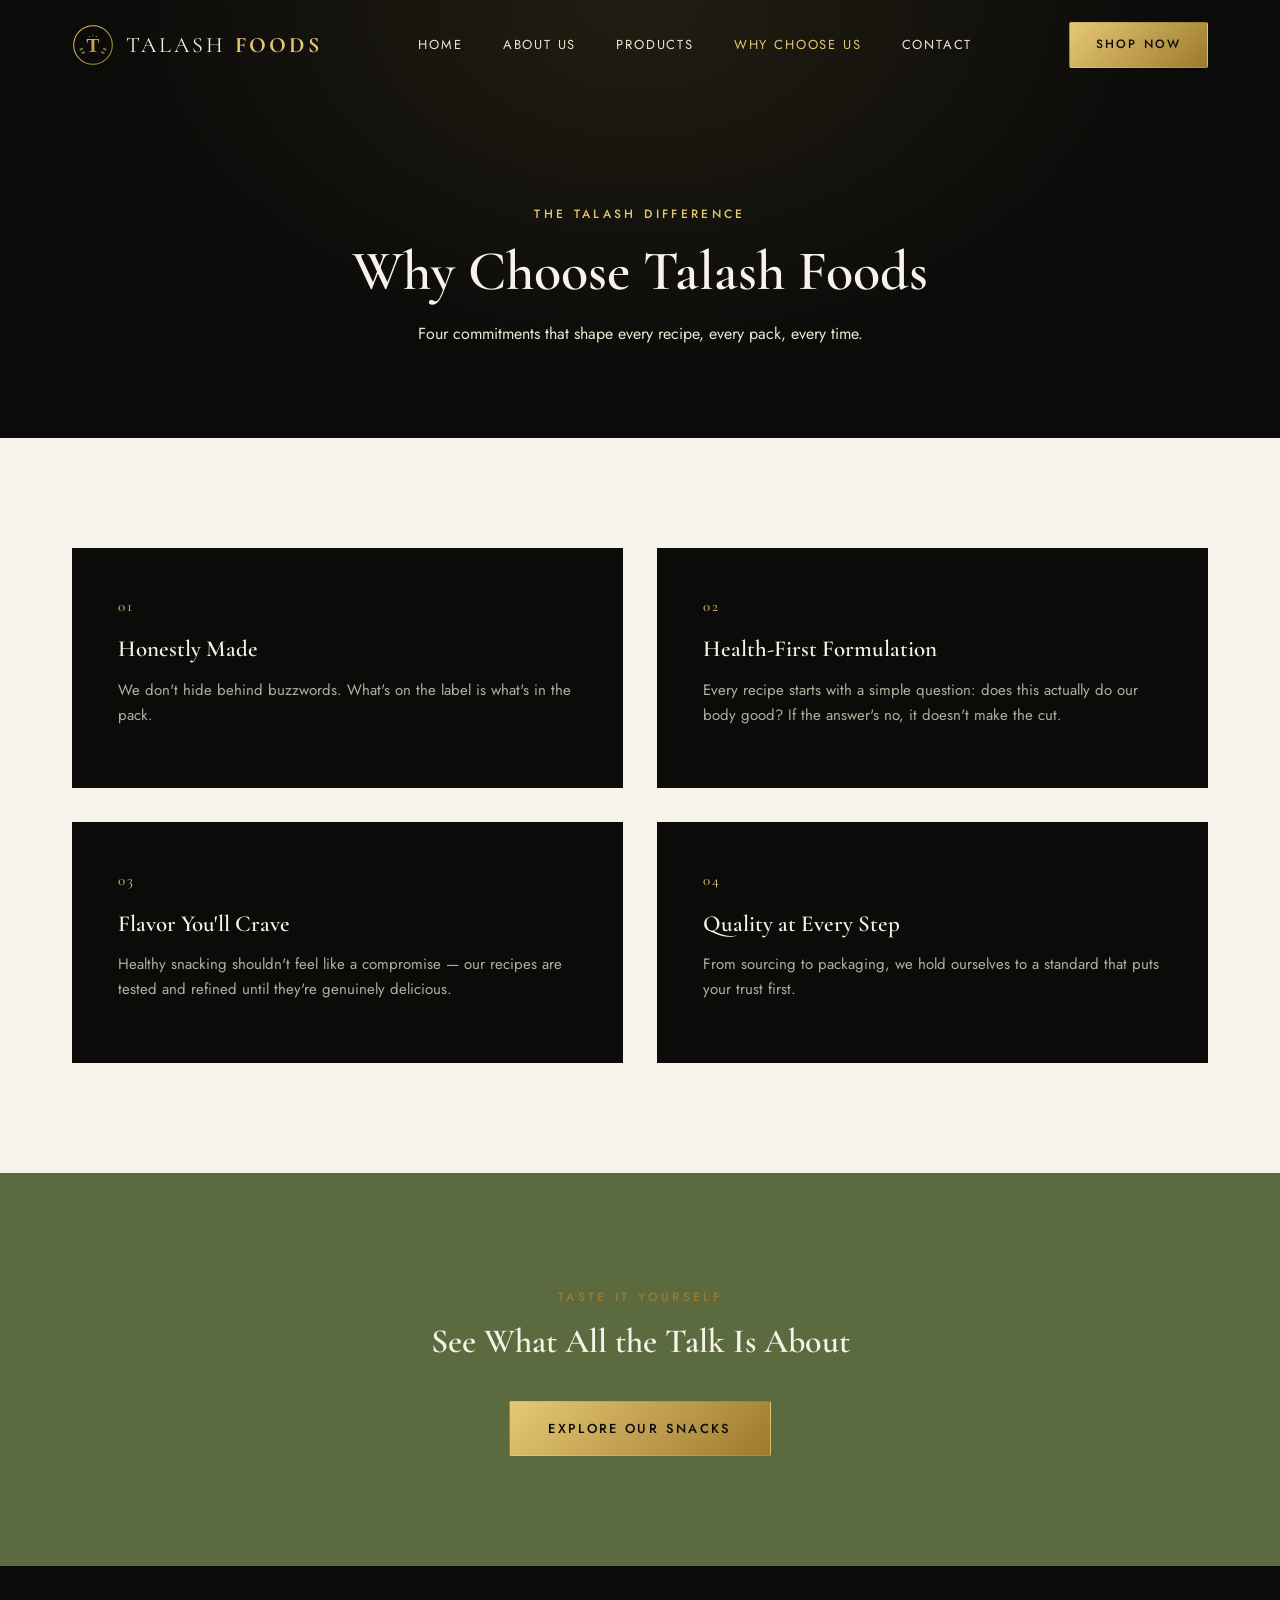
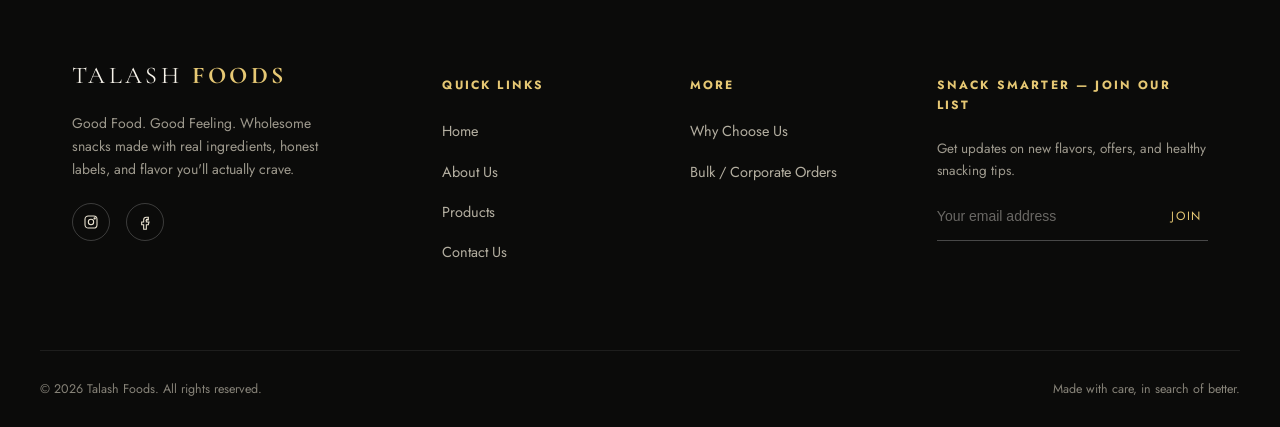
<file: why-choose-us.html>
<!DOCTYPE html>
<html lang="en">
<head>
<meta charset="UTF-8">
<meta name="viewport" content="width=device-width, initial-scale=1.0">
<title>Why Choose Us — Talash Foods</title>
<meta name="description" content="The Talash Difference — honestly made, health-first formulation, flavor you'll crave, and quality at every step.">
<link rel="icon" type="image/svg+xml" href="assets/images/logo-mark.svg">
<link rel="preconnect" href="https://fonts.googleapis.com">
<link href="https://fonts.googleapis.com/css2?family=Cormorant+Garamond:ital,wght@0,500;0,600;0,700;1,500;1,600&family=Jost:wght@300;400;500;600&display=swap" rel="stylesheet">
<link rel="stylesheet" href="assets/css/style.css">
</head>
<body>

<header class="site-header">
  <div class="container nav-inner">
    <a href="index.html" class="brand">
      <img src="assets/images/logo-mark.svg" alt="Talash Foods" class="brand-mark">
      <span class="brand-word">TALASH <b>FOODS</b></span>
    </a>
    <nav class="nav-links">
      <a href="index.html">Home</a>
      <a href="about.html">About Us</a>
      <a href="products.html">Products</a>
      <a href="why-choose-us.html" class="is-active">Why Choose Us</a>
      <a href="contact.html">Contact</a>
    </nav>
    <a href="products.html" class="btn btn--gold nav-cta">Shop Now</a>
    <button class="nav-toggle" aria-label="Toggle menu"><span></span><span></span><span></span></button>
  </div>
</header>

<section class="page-hero">
  <div class="container">
    <span class="eyebrow">The Talash Difference</span>
    <h1>Why Choose Talash Foods</h1>
    <p>Four commitments that shape every recipe, every pack, every time.</p>
  </div>
</section>

<section class="section">
  <div class="container why-grid">
    <div class="why-card reveal">
      <span class="index">01</span>
      <h3>Honestly Made</h3>
      <p>We don't hide behind buzzwords. What's on the label is what's in the pack.</p>
    </div>
    <div class="why-card reveal">
      <span class="index">02</span>
      <h3>Health-First Formulation</h3>
      <p>Every recipe starts with a simple question: does this actually do our body good? If the answer's no, it doesn't make the cut.</p>
    </div>
    <div class="why-card reveal">
      <span class="index">03</span>
      <h3>Flavor You'll Crave</h3>
      <p>Healthy snacking shouldn't feel like a compromise — our recipes are tested and refined until they're genuinely delicious.</p>
    </div>
    <div class="why-card reveal">
      <span class="index">04</span>
      <h3>Quality at Every Step</h3>
      <p>From sourcing to packaging, we hold ourselves to a standard that puts your trust first.</p>
    </div>
  </div>
</section>

<section class="section section--olive closing-banner">
  <div class="container reveal" style="max-width:600px;">
    <span class="eyebrow">Taste It Yourself</span>
    <h2 style="font-size:34px;">See What All the Talk Is About</h2>
    <a href="products.html" class="btn btn--gold" style="margin-top:20px;">Explore Our Snacks</a>
  </div>
</section>

<!-- ===== FOOTER ===== -->
<footer class="site-footer">
  <div class="container footer-top">
    <div class="footer-brand">
      <span class="brand-word">TALASH <b>FOODS</b></span>
      <p>Good Food. Good Feeling. Wholesome snacks made with real ingredients, honest labels, and flavor you'll actually crave.</p>
      <div class="footer-social">
        <a href="#" aria-label="Instagram"><svg width="16" height="16" viewBox="0 0 24 24" fill="none" stroke="currentColor" stroke-width="1.6"><rect x="3" y="3" width="18" height="18" rx="5"/><circle cx="12" cy="12" r="4"/><circle cx="17.5" cy="6.5" r="1"/></svg></a>
        <a href="#" aria-label="Facebook"><svg width="16" height="16" viewBox="0 0 24 24" fill="none" stroke="currentColor" stroke-width="1.6"><path d="M14 9h3V5h-3a4 4 0 0 0-4 4v3H7v4h3v7h4v-7h3l1-4h-4V9a1 1 0 0 1 1-1Z"/></svg></a>
      </div>
    </div>
    <div class="footer-col">
      <h5>Quick Links</h5>
      <ul>
        <li><a href="index.html">Home</a></li>
        <li><a href="about.html">About Us</a></li>
        <li><a href="products.html">Products</a></li>
        <li><a href="contact.html">Contact Us</a></li>
      </ul>
    </div>
    <div class="footer-col">
      <h5>More</h5>
      <ul>
        <li><a href="why-choose-us.html">Why Choose Us</a></li>
        <li><a href="contact.html">Bulk / Corporate Orders</a></li>
      </ul>
    </div>
    <div class="footer-col footer-newsletter">
      <h5>Snack Smarter — Join Our List</h5>
      <p style="font-size:13.5px;opacity:.65;">Get updates on new flavors, offers, and healthy snacking tips.</p>
      <form data-newsletter-form>
        <input type="email" placeholder="Your email address" required>
        <button type="submit">Join</button>
      </form>
    </div>
  </div>
  <div class="container footer-bottom">
    <span>© <span id="year"></span> Talash Foods. All rights reserved.</span>
    <span>Made with care, in search of better.</span>
  </div>
</footer>

<script>document.getElementById('year').textContent = new Date().getFullYear();</script>
<script src="assets/js/main.js"></script>
</body>
</html>
</file>
<file: assets/css/style.css>
/* =========================================================
   TALASH FOODS — Premium Snacking Brand Website
   Design system: black + antique gold + olive green + cream
   ========================================================= */

:root{
  --black:        #0b0b0a;
  --black-soft:   #14140f;
  --charcoal:     #1c1c17;
  --cream:        #f7f3ea;
  --cream-dim:    #ece5d3;
  --gold:         #c9a24b;
  --gold-light:   #e6c874;
  --gold-deep:    #9c7a2e;
  --olive:        #5c6b3f;
  --olive-light:  #7c8b56;
  --ink:          #1a1a16;
  --muted:        #8b877a;

  --font-serif: 'Cormorant Garamond', Georgia, serif;
  --font-sans:  'Jost', 'Helvetica Neue', Arial, sans-serif;

  --container: 1200px;
  --radius: 2px;
  --transition: 0.35s cubic-bezier(.25,.8,.25,1);
}

*, *::before, *::after{ box-sizing: border-box; }
html{ scroll-behavior: smooth; }

body{
  margin: 0;
  background: var(--cream);
  color: var(--ink);
  font-family: var(--font-sans);
  font-size: 16px;
  line-height: 1.65;
  -webkit-font-smoothing: antialiased;
  overflow-x: hidden;
}

img{ max-width: 100%; display: block; }
a{ color: inherit; text-decoration: none; }
ul{ list-style: none; margin: 0; padding: 0; }
button{ font-family: inherit; cursor: pointer; }

.container{
  width: 100%;
  max-width: var(--container);
  margin: 0 auto;
  padding: 0 32px;
}

h1, h2, h3, h4{
  font-family: var(--font-serif);
  font-weight: 600;
  color: var(--black);
  line-height: 1.15;
  margin: 0;
}

.eyebrow{
  display: inline-block;
  font-family: var(--font-sans);
  font-size: 12px;
  letter-spacing: 0.28em;
  text-transform: uppercase;
  color: var(--gold-deep);
  margin-bottom: 14px;
  font-weight: 500;
}

.section{ padding: 110px 0; }
.section--tight{ padding: 70px 0; }
.section--dark{ background: var(--black); color: var(--cream-dim); }
.section--dark h1, .section--dark h2, .section--dark h3{ color: var(--cream); }
.section--olive{ background: var(--olive); color: var(--cream-dim); }
.section--olive h1, .section--olive h2, .section--olive h3{ color: var(--cream); }

.center{ text-align: center; }

.divider{
  width: 64px;
  height: 2px;
  background: var(--gold);
  margin: 22px auto;
}
.divider--left{ margin: 22px 0; }

/* ---------- Buttons ---------- */
.btn{
  display: inline-flex;
  align-items: center;
  gap: 10px;
  padding: 16px 38px;
  font-family: var(--font-sans);
  font-size: 13px;
  letter-spacing: 0.18em;
  text-transform: uppercase;
  font-weight: 500;
  border: 1px solid transparent;
  border-radius: var(--radius);
  transition: all var(--transition);
  white-space: nowrap;
}
.btn--gold{
  background: linear-gradient(135deg, var(--gold-light), var(--gold-deep));
  color: var(--black);
}
.btn--gold:hover{ filter: brightness(1.08); transform: translateY(-2px); box-shadow: 0 12px 24px rgba(201,162,75,0.35); }
.btn--outline{
  background: transparent;
  border-color: var(--gold);
  color: inherit;
}
.btn--outline:hover{ background: var(--gold); color: var(--black); }
.btn--outline-dark{
  background: transparent;
  border-color: var(--black);
  color: var(--black);
}
.btn--outline-dark:hover{ background: var(--black); color: var(--cream); }
.btn--full{ width: 100%; justify-content: center; }
.btn--disabled{
  opacity: 0.45;
  pointer-events: none;
}

/* ---------- Nav ---------- */
.site-header{
  position: fixed;
  top: 0; left: 0; right: 0;
  z-index: 1000;
  background: rgba(11,11,10,0.0);
  transition: background var(--transition), box-shadow var(--transition), padding var(--transition);
  padding: 22px 0;
}
.site-header.is-scrolled{
  background: rgba(11,11,10,0.94);
  backdrop-filter: blur(8px);
  box-shadow: 0 6px 24px rgba(0,0,0,0.25);
  padding: 12px 0;
}
.nav-inner{
  display: flex;
  align-items: center;
  justify-content: space-between;
}
.brand{
  display: flex;
  align-items: center;
  gap: 12px;
  color: var(--cream);
}
.brand-mark{ width: 42px; height: 42px; flex-shrink: 0; }
.brand-word{
  font-family: var(--font-serif);
  font-size: 22px;
  letter-spacing: 0.14em;
  color: var(--cream);
}
.brand-word b{ color: var(--gold-light); font-weight: 700; }

.nav-links{
  display: flex;
  align-items: center;
  gap: 40px;
}
.nav-links a{
  color: var(--cream-dim);
  font-size: 13px;
  letter-spacing: 0.14em;
  text-transform: uppercase;
  position: relative;
  padding: 4px 0;
  transition: color var(--transition);
}
.nav-links a::after{
  content:'';
  position:absolute; left:0; bottom:-2px;
  width:0; height:1px; background: var(--gold-light);
  transition: width var(--transition);
}
.nav-links a:hover{ color: var(--gold-light); }
.nav-links a:hover::after{ width: 100%; }
.nav-links a.is-active{ color: var(--gold-light); }

.nav-cta{
  padding: 12px 26px;
  font-size: 12px;
}

.nav-toggle{
  display: none;
  flex-direction: column;
  gap: 5px;
  background: none;
  border: none;
  padding: 8px;
}
.nav-toggle span{
  width: 26px; height: 1px; background: var(--cream);
  display: block;
}

/* ---------- Hero ---------- */
.hero{
  position: relative;
  min-height: 100vh;
  display: flex;
  align-items: center;
  background: radial-gradient(ellipse at 30% 20%, #23231a 0%, var(--black) 65%);
  color: var(--cream);
  overflow: hidden;
}
.hero::before{
  content:'';
  position: absolute; inset: 0;
  background-image:
    linear-gradient(rgba(11,11,10,0.55), rgba(11,11,10,0.75)),
    repeating-linear-gradient(120deg, rgba(201,162,75,0.05) 0px, rgba(201,162,75,0.05) 1px, transparent 1px, transparent 90px);
  pointer-events: none;
}
.hero-leaf{
  position: absolute;
  opacity: 0.16;
  z-index: 0;
}
.hero-leaf--left{ left: -60px; top: 10%; width: 260px; transform: rotate(-12deg); }
.hero-leaf--right{ right: -60px; bottom: 5%; width: 300px; transform: rotate(18deg) scaleX(-1); }

.hero-content{
  position: relative;
  z-index: 2;
  max-width: 720px;
  padding-top: 90px;
}
.hero-content .eyebrow{ color: var(--gold-light); }
.hero-title{
  font-size: clamp(42px, 6vw, 74px);
  color: var(--cream);
  margin-bottom: 26px;
}
.hero-title em{
  font-style: italic;
  color: var(--gold-light);
}
.hero-sub{
  font-size: 18px;
  color: var(--cream-dim);
  max-width: 560px;
  margin-bottom: 40px;
  font-weight: 300;
}
.hero-actions{ display: flex; gap: 20px; flex-wrap: wrap; }

.hero-scroll{
  position: absolute;
  bottom: 36px; left: 50%;
  transform: translateX(-50%);
  z-index: 2;
  color: var(--cream-dim);
  font-size: 11px;
  letter-spacing: 0.2em;
  text-transform: uppercase;
  display: flex;
  flex-direction: column;
  align-items: center;
  gap: 10px;
}
.hero-scroll span{
  width: 1px; height: 40px;
  background: linear-gradient(var(--gold-light), transparent);
  display: block;
  animation: scrollPulse 2s infinite;
}
@keyframes scrollPulse{
  0%{ opacity: 0.2; }
  50%{ opacity: 1; }
  100%{ opacity: 0.2; }
}

/* ---------- Intro strip ---------- */
.intro-strip{
  text-align: center;
  max-width: 780px;
  margin: 0 auto;
}
.intro-strip p{
  font-family: var(--font-serif);
  font-size: 26px;
  font-weight: 500;
  line-height: 1.5;
  color: var(--ink);
}

/* ---------- Feature grid ---------- */
.feature-grid{
  display: grid;
  grid-template-columns: repeat(4, 1fr);
  gap: 40px;
  margin-top: 60px;
}
.feature-card{ text-align: center; padding: 0 12px; }
.feature-icon{
  width: 64px; height: 64px;
  margin: 0 auto 24px;
  border: 1px solid var(--gold);
  border-radius: 50%;
  display: flex; align-items: center; justify-content: center;
  color: var(--gold-deep);
}
.feature-card h3{
  font-size: 20px;
  margin-bottom: 12px;
}
.feature-card p{
  color: var(--muted);
  font-size: 14.5px;
}

/* ---------- Product Spotlight (home) ---------- */
.spotlight{
  display: grid;
  grid-template-columns: 1fr 1fr;
  gap: 80px;
  align-items: center;
}
.spotlight-visual{
  position: relative;
  aspect-ratio: 4/5;
  background: linear-gradient(160deg, var(--charcoal), var(--black));
  border-radius: var(--radius);
  display: flex; align-items: center; justify-content: center;
  overflow: hidden;
}
.spotlight-visual::before{
  content:'';
  position: absolute; inset: 0;
  background: radial-gradient(circle at 50% 40%, rgba(201,162,75,0.18), transparent 60%);
}
.spotlight-visual .placeholder-badge{
  position: relative; z-index: 1;
  color: var(--gold-light);
  font-family: var(--font-serif);
  font-size: 20px;
  text-align: center;
  padding: 40px;
  border: 1px dashed rgba(201,162,75,0.4);
  margin: 30px;
}
.spotlight-copy .eyebrow{ color: var(--gold-deep); }
.spotlight-copy h2{ font-size: 40px; margin-bottom: 18px; }
.spotlight-copy p.lead{
  font-size: 17px;
  color: var(--muted);
  margin-bottom: 26px;
}
.spotlight-highlights{
  display: flex;
  flex-wrap: wrap;
  gap: 12px;
  margin-bottom: 32px;
}
.pill{
  padding: 8px 18px;
  border: 1px solid var(--olive);
  color: var(--olive);
  font-size: 12px;
  letter-spacing: 0.08em;
  text-transform: uppercase;
  border-radius: 40px;
}
.spotlight-price{
  font-family: var(--font-serif);
  font-size: 28px;
  margin-bottom: 30px;
  color: var(--black);
}
.spotlight-price span{
  font-size: 14px;
  color: var(--muted);
  font-family: var(--font-sans);
  margin-left: 8px;
}

/* ---------- Trust strip ---------- */
.trust-strip{
  display: grid;
  grid-template-columns: repeat(3, 1fr);
  gap: 40px;
  text-align: center;
}
.trust-item{ padding: 20px; }
.trust-item h4{
  font-size: 15px;
  letter-spacing: 0.1em;
  text-transform: uppercase;
  margin-bottom: 8px;
  color: var(--cream);
}
.trust-item p{ font-size: 13.5px; color: var(--cream-dim); opacity: 0.75; }

/* ---------- Story teaser ---------- */
.story-teaser{
  display: grid;
  grid-template-columns: 0.9fr 1.1fr;
  gap: 80px;
  align-items: center;
}
.story-teaser blockquote{
  font-family: var(--font-serif);
  font-style: italic;
  font-size: 30px;
  line-height: 1.5;
  color: var(--black);
  margin: 0 0 28px;
}
.story-teaser cite{
  font-style: normal;
  font-size: 13px;
  letter-spacing: 0.1em;
  text-transform: uppercase;
  color: var(--gold-deep);
}
.story-visual{
  background: var(--olive);
  aspect-ratio: 3/4;
  border-radius: var(--radius);
  position: relative;
  overflow: hidden;
}
.story-visual::after{
  content: 'T';
  position: absolute; inset: 0;
  display: flex; align-items: center; justify-content: center;
  font-family: var(--font-serif);
  font-size: 180px;
  color: rgba(255,255,255,0.08);
}

/* ---------- Closing banner ---------- */
.closing-banner{
  text-align: center;
}
.closing-banner h2{
  font-size: 46px;
  margin-bottom: 20px;
}
.closing-banner p{
  color: var(--cream-dim);
  max-width: 520px;
  margin: 0 auto 36px;
  font-size: 16px;
}

/* ---------- Footer ---------- */
.site-footer{
  background: var(--black);
  color: var(--cream-dim);
  padding: 90px 0 0;
}
.footer-top{
  display: grid;
  grid-template-columns: 1.3fr 0.8fr 0.8fr 1.1fr;
  gap: 50px;
  padding-bottom: 70px;
  border-bottom: 1px solid rgba(255,255,255,0.08);
}
.footer-brand .brand-word{ font-size: 24px; margin-bottom: 16px; display: block;}
.footer-brand p{ font-size: 14px; opacity: 0.65; max-width: 280px; }
.footer-social{ display: flex; gap: 16px; margin-top: 22px; }
.footer-social a{
  width: 38px; height: 38px;
  border: 1px solid rgba(255,255,255,0.2);
  border-radius: 50%;
  display: flex; align-items: center; justify-content: center;
  transition: all var(--transition);
}
.footer-social a:hover{ border-color: var(--gold-light); color: var(--gold-light); }
.footer-col h5{
  font-family: var(--font-sans);
  font-size: 12px;
  letter-spacing: 0.18em;
  text-transform: uppercase;
  color: var(--gold-light);
  margin-bottom: 22px;
}
.footer-col ul li{ margin-bottom: 14px; }
.footer-col ul li a{ font-size: 14.5px; opacity: 0.75; transition: opacity var(--transition), color var(--transition); }
.footer-col ul li a:hover{ opacity: 1; color: var(--gold-light); }
.footer-newsletter form{
  display: flex;
  border-bottom: 1px solid rgba(255,255,255,0.25);
  padding-bottom: 10px;
  margin-top: 20px;
}
.footer-newsletter input{
  background: none;
  border: none;
  outline: none;
  color: var(--cream);
  font-size: 14px;
  flex: 1;
  padding: 6px 0;
}
.footer-newsletter input::placeholder{ color: rgba(247,243,234,0.4); }
.footer-newsletter button{
  background: none;
  border: none;
  color: var(--gold-light);
  font-size: 12px;
  letter-spacing: 0.14em;
  text-transform: uppercase;
}
.footer-bottom{
  display: flex;
  justify-content: space-between;
  align-items: center;
  padding: 28px 0;
  font-size: 12.5px;
  opacity: 0.55;
  flex-wrap: wrap;
  gap: 12px;
}
.footer-bottom a{ opacity: 0.9; }

/* ---------- Page hero (inner pages) ---------- */
.page-hero{
  background: var(--black);
  color: var(--cream);
  padding: 200px 0 90px;
  text-align: center;
  position: relative;
  overflow: hidden;
}
.page-hero::before{
  content:'';
  position:absolute; inset:0;
  background: radial-gradient(ellipse at 50% 0%, rgba(201,162,75,0.12), transparent 60%);
}
.page-hero .eyebrow{ color: var(--gold-light); }
.page-hero h1{ color: var(--cream); font-size: clamp(36px,5vw,56px); position:relative; z-index:1;}
.page-hero p{ color: var(--cream-dim); max-width: 560px; margin: 18px auto 0; position: relative; z-index: 1;}

/* ---------- About page ---------- */
.two-col{
  display: grid;
  grid-template-columns: 1fr 1fr;
  gap: 80px;
  align-items: center;
}
.two-col.reverse{ direction: rtl; }
.two-col.reverse > *{ direction: ltr; }
.two-col p + p{ margin-top: 16px; }
.two-col p{ color: var(--muted); font-size: 16px; }

.legacy-block{
  background: var(--charcoal);
  color: var(--cream-dim);
  border-left: 3px solid var(--gold);
  padding: 60px;
  position: relative;
}
.legacy-block h2{ color: var(--cream); margin-bottom: 20px; }
.legacy-block p{ margin-bottom: 16px; font-size: 16.5px; opacity: 0.85; }
.legacy-block .signoff{
  font-family: var(--font-serif);
  font-style: italic;
  color: var(--gold-light);
  font-size: 20px;
  margin-top: 26px;
}

.promise-grid{
  display: grid;
  grid-template-columns: repeat(3, 1fr);
  gap: 40px;
}
.promise-card{
  padding: 44px 36px;
  background: var(--cream);
  border: 1px solid var(--cream-dim);
  text-align: center;
}
.promise-card .num{
  font-family: var(--font-serif);
  font-size: 42px;
  color: var(--gold);
  margin-bottom: 14px;
  display: block;
}
.promise-card h3{ font-size: 19px; margin-bottom: 12px; }
.promise-card p{ font-size: 14px; color: var(--muted); }

/* ---------- Why choose grid ---------- */
.why-grid{
  display: grid;
  grid-template-columns: 1fr 1fr;
  gap: 34px;
}
.why-card{
  padding: 46px;
  background: var(--black);
  color: var(--cream-dim);
  position: relative;
}
.why-card .index{
  font-family: var(--font-serif);
  font-size: 15px;
  color: var(--gold-light);
  letter-spacing: 0.1em;
  margin-bottom: 18px;
  display: block;
}
.why-card h3{ color: var(--cream); font-size: 23px; margin-bottom: 14px; }
.why-card p{ font-size: 15px; opacity: 0.75; }

/* ---------- Products page ---------- */
.product-grid{
  display: grid;
  grid-template-columns: repeat(3, 1fr);
  gap: 36px;
}
.product-card{
  background: #fff;
  border: 1px solid var(--cream-dim);
  transition: transform var(--transition), box-shadow var(--transition);
  display: flex;
  flex-direction: column;
}
.product-card:hover{
  transform: translateY(-6px);
  box-shadow: 0 24px 40px rgba(0,0,0,0.08);
}
.product-media{
  aspect-ratio: 1/1;
  background: linear-gradient(160deg, var(--charcoal), var(--black));
  position: relative;
  display: flex; align-items: center; justify-content: center;
}
.product-media .placeholder-badge{
  color: var(--gold-light);
  font-family: var(--font-serif);
  font-size: 15px;
  text-align: center;
  padding: 22px;
  border: 1px dashed rgba(201,162,75,0.4);
  margin: 24px;
}
.product-tag{
  position: absolute; top: 16px; left: 16px;
  background: var(--gold);
  color: var(--black);
  font-size: 11px;
  letter-spacing: 0.1em;
  text-transform: uppercase;
  padding: 6px 14px;
  border-radius: 30px;
}
.product-body{
  padding: 30px;
  display: flex;
  flex-direction: column;
  flex: 1;
}
.product-body h3{ font-size: 22px; margin-bottom: 8px; }
.product-body .tagline{ color: var(--muted); font-size: 14px; margin-bottom: 16px; }
.product-body .highlight{
  font-size: 12.5px;
  letter-spacing: 0.06em;
  text-transform: uppercase;
  color: var(--olive);
  margin-bottom: 18px;
}
.product-body .price{
  font-family: var(--font-serif);
  font-size: 22px;
  margin-bottom: 22px;
  margin-top: auto;
}
.product-body .price span{
  font-size: 12px;
  color: var(--muted);
  font-family: var(--font-sans);
}

.product-card--ghost{
  opacity: 0.55;
  filter: grayscale(0.4);
}
.product-card--ghost .product-media{
  background: repeating-linear-gradient(135deg, var(--cream-dim), var(--cream-dim) 10px, var(--cream) 10px, var(--cream) 20px);
}
.product-card--ghost .product-media .placeholder-badge{
  color: var(--muted);
  border-color: var(--muted);
}
.product-card--ghost .product-tag{
  background: var(--muted);
}

.products-note{
  max-width: 640px;
  margin: 50px auto 0;
  text-align: center;
  padding: 26px 30px;
  border: 1px dashed var(--gold-deep);
  color: var(--muted);
  font-size: 14px;
}

/* ---------- Contact page ---------- */
.contact-grid{
  display: grid;
  grid-template-columns: 1fr 1fr;
  gap: 80px;
}
.contact-form .field{ margin-bottom: 26px; }
.contact-form label{
  display: block;
  font-size: 12px;
  letter-spacing: 0.12em;
  text-transform: uppercase;
  color: var(--muted);
  margin-bottom: 10px;
}
.contact-form input, .contact-form textarea{
  width: 100%;
  border: none;
  border-bottom: 1px solid var(--cream-dim);
  background: transparent;
  padding: 10px 2px;
  font-family: var(--font-sans);
  font-size: 15px;
  outline: none;
  transition: border-color var(--transition);
}
.contact-form input:focus, .contact-form textarea:focus{ border-color: var(--gold); }
.contact-form textarea{ resize: vertical; min-height: 120px; }

.contact-info h3{ font-size: 24px; margin-bottom: 22px; }
.contact-info .info-row{
  display: flex;
  gap: 18px;
  margin-bottom: 22px;
  padding-bottom: 22px;
  border-bottom: 1px solid var(--cream-dim);
}
.contact-info .info-row .label{
  min-width: 90px;
  font-size: 12px;
  letter-spacing: 0.1em;
  text-transform: uppercase;
  color: var(--gold-deep);
}
.contact-info .info-row .value{ font-size: 15px; color: var(--ink); }
.contact-info .info-row .value.placeholder{ color: var(--muted); font-style: italic; }

.social-strip{
  margin-top: 40px;
  display: flex;
  align-items: center;
  gap: 20px;
}
.social-strip a{
  width: 44px; height: 44px;
  border: 1px solid var(--ink);
  border-radius: 50%;
  display: flex; align-items: center; justify-content: center;
  transition: all var(--transition);
}
.social-strip a:hover{ background: var(--black); border-color: var(--black); color: var(--gold-light); }

/* ---------- Animations ---------- */
.reveal{
  opacity: 0;
  transform: translateY(28px);
  transition: opacity 0.9s ease, transform 0.9s ease;
}
.reveal.is-visible{
  opacity: 1;
  transform: translateY(0);
}

/* ---------- Responsive ---------- */
@media (max-width: 980px){
  .feature-grid{ grid-template-columns: repeat(2, 1fr); }
  .spotlight, .two-col, .story-teaser, .contact-grid{ grid-template-columns: 1fr; gap: 44px; }
  .two-col.reverse{ direction: ltr; }
  .promise-grid{ grid-template-columns: 1fr; }
  .why-grid{ grid-template-columns: 1fr; }
  .product-grid{ grid-template-columns: repeat(2, 1fr); }
  .trust-strip{ grid-template-columns: 1fr; gap: 26px; }
  .footer-top{ grid-template-columns: repeat(2, 1fr); }
}

@media (max-width: 720px){
  .section{ padding: 70px 0; }
  .nav-links{
    position: fixed;
    top: 0; right: -100%;
    height: 100vh;
    width: 78%;
    background: var(--black);
    flex-direction: column;
    justify-content: center;
    gap: 32px;
    transition: right var(--transition);
  }
  .nav-links.is-open{ right: 0; }
  .nav-toggle{ display: flex; }
  .nav-cta{ display: none; }
  .product-grid{ grid-template-columns: 1fr; }
  .footer-top{ grid-template-columns: 1fr; gap: 40px; }
  .footer-bottom{ flex-direction: column; align-items: flex-start; }
  .container{ padding: 0 22px; }
}
</file>
